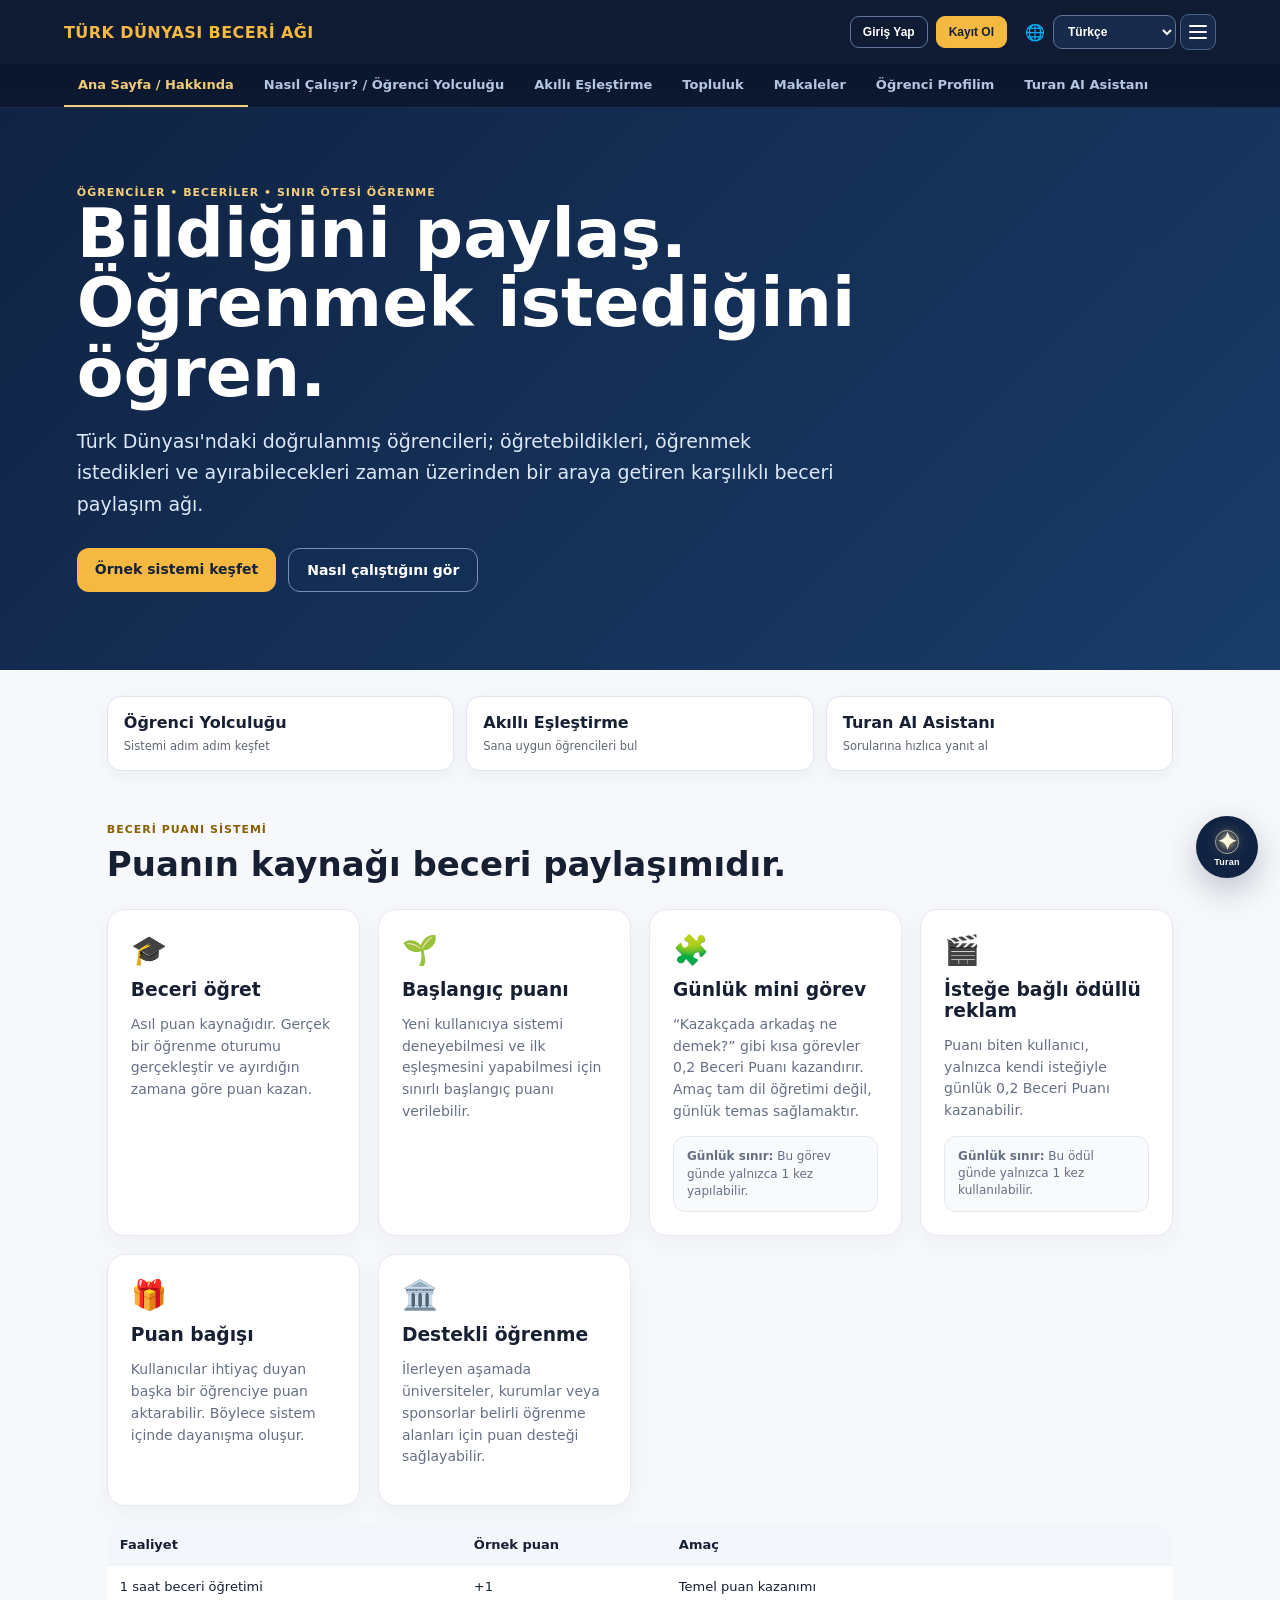
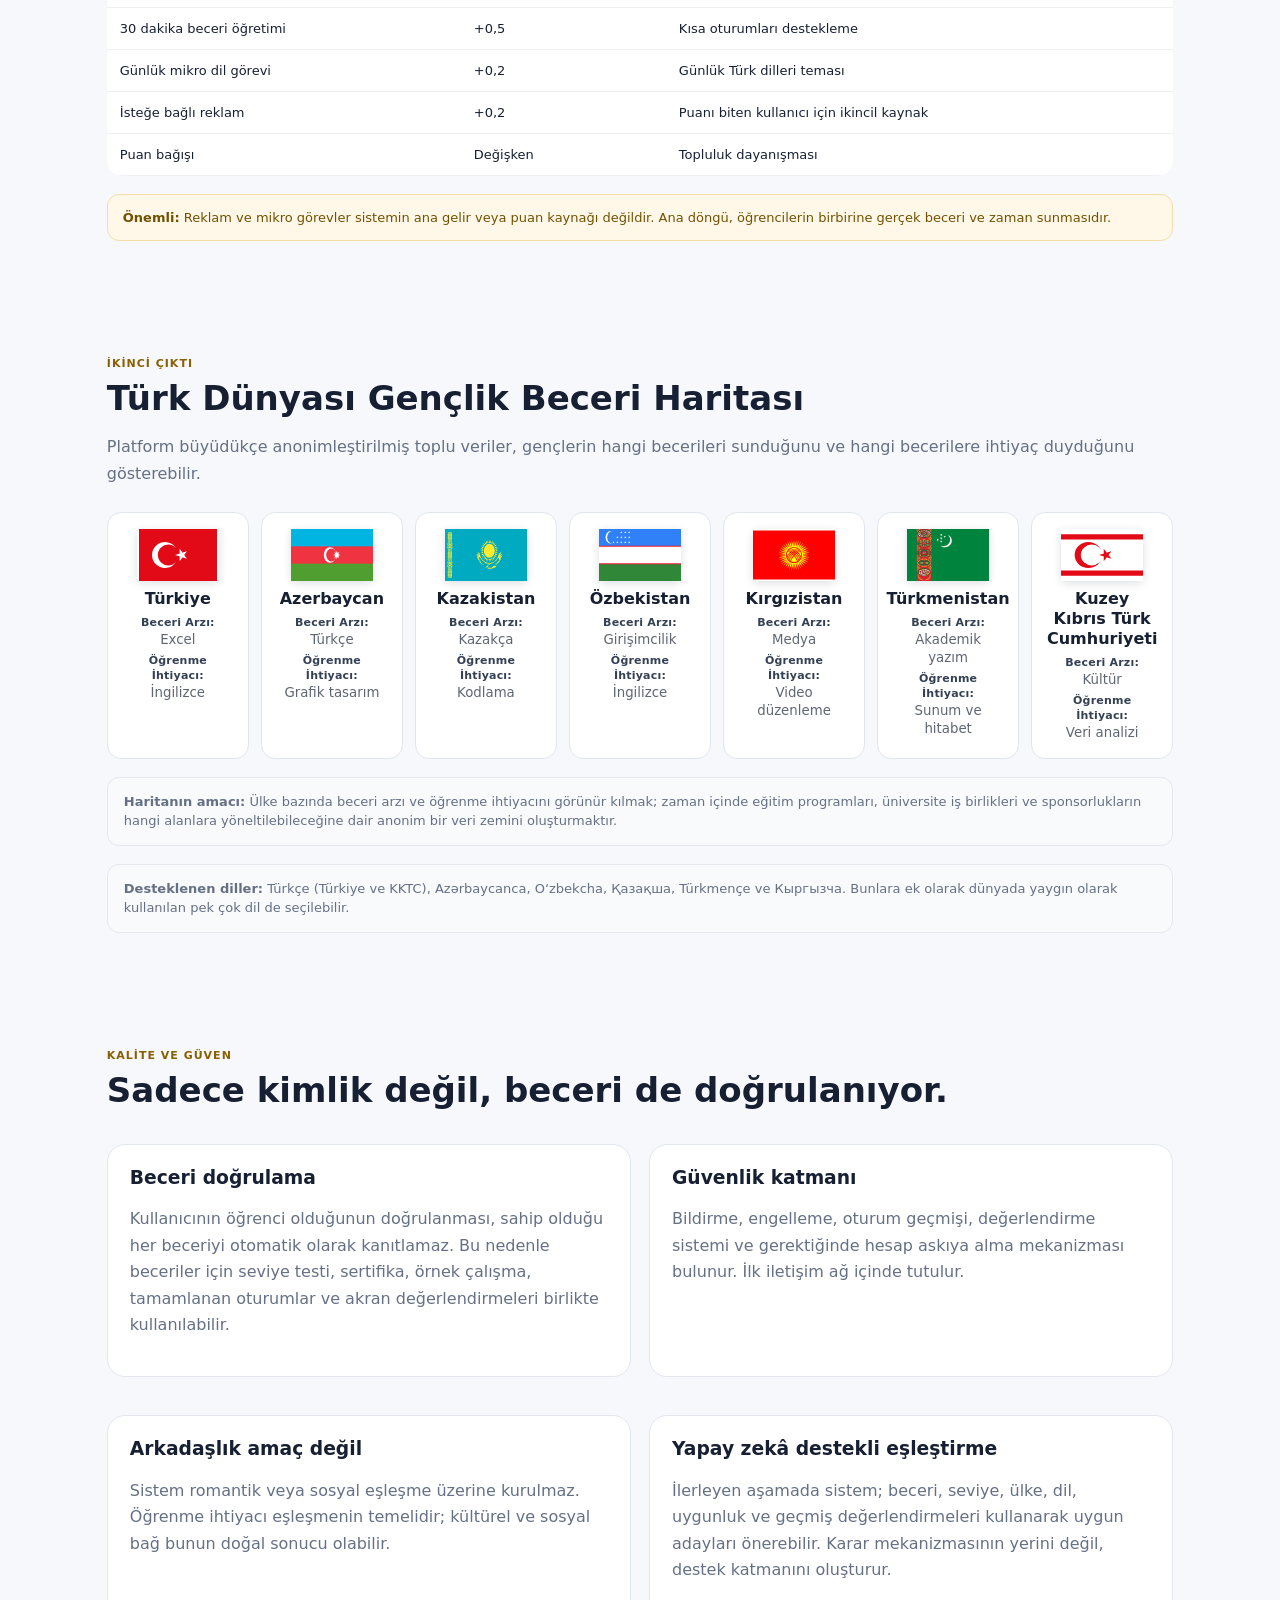
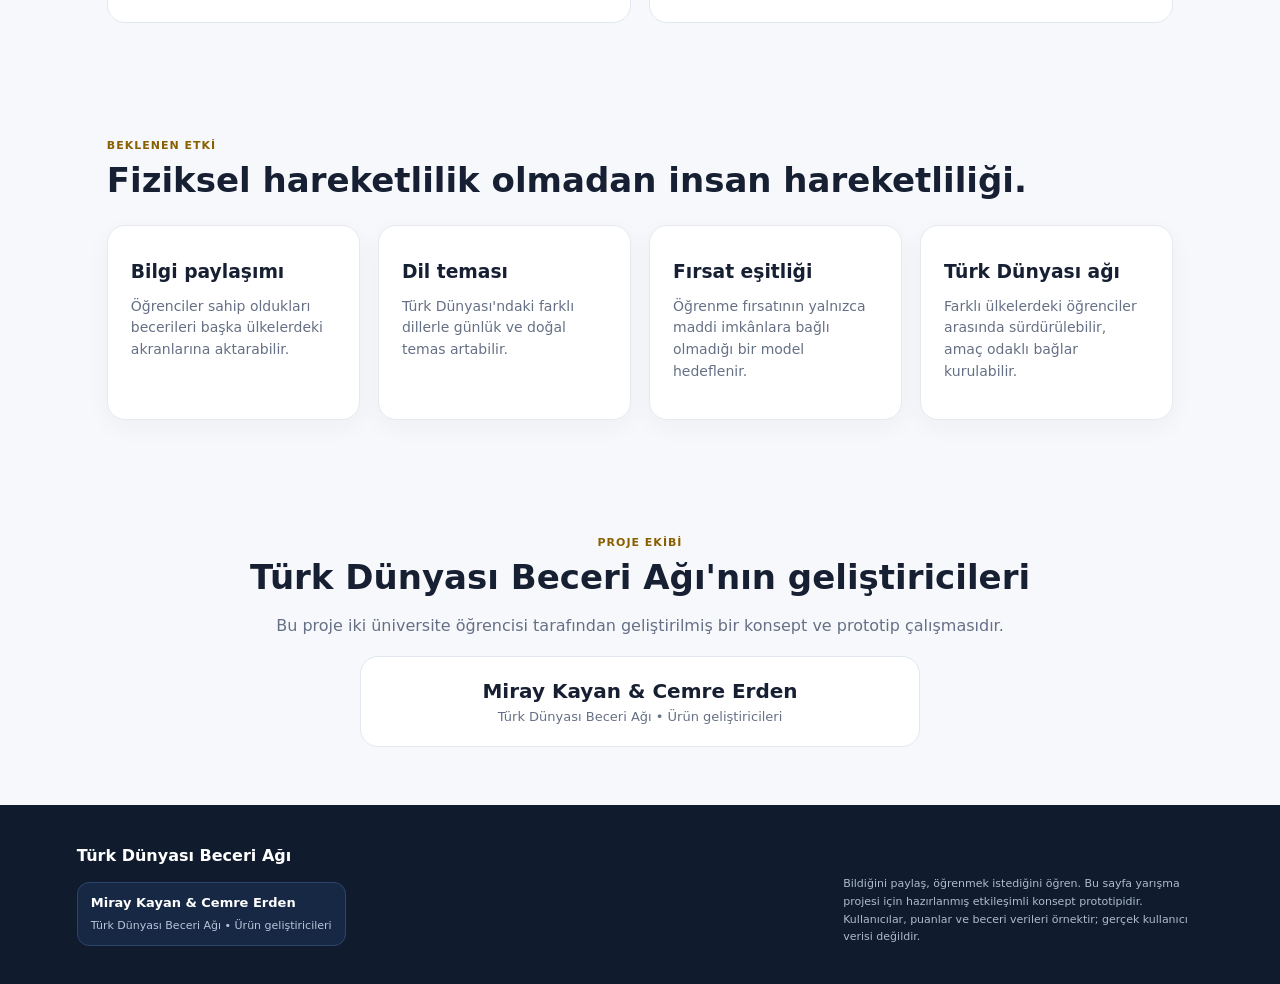
<file: index.html>
<!DOCTYPE html>

<html lang="tr">
<head>
<meta charset="utf-8"/>
<meta content="width=device-width, initial-scale=1" name="viewport"/>
<title>Türk Dünyası Beceri Ağı</title>
<meta name="description" content="Türk dünyası öğrencileri için karşılıklı beceri paylaşım ağı. Doğrulanmış öğrenciler arasında para yerine zaman ve bilgi takası yapın, birbirinizden öğrenin."/>
<meta property="og:type" content="website"/>
<meta property="og:title" content="Türk Dünyası Beceri Ağı"/>
<meta property="og:description" content="Doğrulanmış öğrenciler arasında para yerine zaman ve bilgi takası yapan, Türk dünyasını birbirine bağlayan beceri paylaşım ağı."/>
<meta property="og:image" content="https://suulliish.github.io/turk-beceri-agi/assets/og-image.jpg"/>
<meta property="og:image:width" content="1200"/>
<meta property="og:image:height" content="630"/>
<meta property="og:url" content="https://suulliish.github.io/turk-beceri-agi/"/>
<meta property="og:locale" content="tr_TR"/>
<meta property="og:site_name" content="Türk Dünyası Beceri Ağı"/>
<meta name="twitter:card" content="summary_large_image"/>
<meta name="twitter:title" content="Türk Dünyası Beceri Ağı"/>
<meta name="twitter:description" content="Doğrulanmış öğrenciler arasında para yerine zaman ve bilgi takası yapan, Türk dünyasını birbirine bağlayan beceri paylaşım ağı."/>
<meta name="twitter:image" content="https://suulliish.github.io/turk-beceri-agi/assets/og-image.jpg"/>
<meta name="theme-color" content="#0e1b33"/>
<link rel="canonical" href="https://suulliish.github.io/turk-beceri-agi/"/>
<link rel="icon" type="image/svg+xml" href="assets/favicon.svg"/>
<link rel="apple-touch-icon" href="assets/apple-touch-icon.png"/>
<link rel="stylesheet" href="assets/css/01-base.css?v=c672d4037a"/>
<link rel="stylesheet" href="assets/css/02-components.css?v=c672d4037a"/>
<link rel="stylesheet" href="assets/css/03-forms.css?v=c672d4037a"/>
<link rel="stylesheet" href="assets/css/04-assistant.css?v=c672d4037a"/>
<link rel="stylesheet" href="assets/css/05-responsive.css?v=c672d4037a"/>
<link rel="stylesheet" href="assets/css/06-features.css?v=c672d4037a"/>
<link rel="stylesheet" href="assets/css/07-tabs.css?v=c672d4037a"/>


</head>
<body>
<a class="skip-link" href="#main" data-i18n="skipToContent">İçeriğe geç</a>
<header><div class="logo"><span data-i18n="logoLead">TÜRK DÜNYASI</span> <span data-i18n="logoTail">BECERİ AĞI</span></div><div style="display:flex;align-items:center"><nav><a href="#nasil" data-i18n="navHowItWorks">Nasıl Çalışır?</a><a href="#profil" data-i18n="navSampleProfile">Örnek Profil</a><a href="#eslesme" data-i18n="navMatching">Eşleşme</a><a href="#topluluk" data-i18n="navCommunity">Topluluk</a><a href="#makaleler" data-i18n="navArticles">Makaleler</a><a href="#ai" id="navTuranLink" data-i18n="navTuran">Turan AI</a><a href="#harita" data-i18n="navSkillMap">Beceri Haritası</a><a href="#yol" data-i18n="navRoadmap">Yol Haritası</a></nav><div class="auth-actions"><button class="auth-btn" onclick="openAuth('login')" type="button" data-i18n="Giriş Yap">Giriş Yap</button><button class="auth-btn register" onclick="openAuth('register')" type="button" data-i18n="Kayıt Ol">Kayıt Ol</button></div><div class="lang-wrap"><span aria-hidden="true">🌐</span><select aria-label="Dil seçimi" class="lang-select" id="languageSelect"><option value="tr">Türkçe</option><option value="az">Azərbaycanca</option><option value="uz">O‘zbekcha</option><option value="kk">Қазақша</option><option value="tk">Türkmençe</option><option value="ky">Кыргызча</option><option value="en">English</option></select></div><button class="mobile-menu-btn" id="mobileMenuBtn" onclick="toggleMobileMenu()" aria-label="Menü" aria-expanded="false" type="button"><span class="hamburger-line"></span><span class="hamburger-line"></span><span class="hamburger-line"></span></button></div></header>
<div class="mobile-drawer-backdrop" id="mobileDrawerBackdrop" onclick="closeMobileMenu()" aria-hidden="true"></div>
<aside aria-hidden="true" class="mobile-drawer" id="mobileDrawer" aria-label="Mobil Menü">
  <div class="mobile-drawer-head">
    <div class="logo"><span data-i18n="logoLead">TÜRK DÜNYASI</span> <span data-i18n="logoTail">BECERİ AĞI</span></div>
    <button class="mobile-drawer-close" id="mobileDrawerClose" onclick="closeMobileMenu()" aria-label="Kapat" type="button">✕</button>
  </div>
  <div class="mobile-drawer-auth">
    <button class="auth-btn mobile-auth-btn" onclick="closeMobileMenu();openAuth('login')" type="button" data-i18n="Giriş Yap">Giriş Yap</button>
    <button class="auth-btn register mobile-auth-btn" onclick="closeMobileMenu();openAuth('register')" type="button" data-i18n="Kayıt Ol">Kayıt Ol</button>
  </div>
  <nav class="mobile-drawer-nav">
    <a href="#nasil" class="mobile-nav-item" onclick="closeMobileMenu()"><span class="m-icon">💡</span> <span data-i18n="navHowItWorks">Nasıl Çalışır?</span></a>
    <a href="#profil" class="mobile-nav-item" onclick="closeMobileMenu()"><span class="m-icon">👤</span> <span data-i18n="navSampleProfile">Örnek Profil</span></a>
    <a href="#eslesme" class="mobile-nav-item" onclick="closeMobileMenu()"><span class="m-icon">🤝</span> <span data-i18n="navMatching">Eşleşme</span></a>
    <a href="#topluluk" class="mobile-nav-item" onclick="closeMobileMenu()"><span class="m-icon">🌐</span> <span data-i18n="navCommunity">Topluluk</span></a>
    <a href="#makaleler" class="mobile-nav-item" onclick="closeMobileMenu()"><span class="m-icon">📝</span> <span data-i18n="navArticles">Makaleler</span></a>
    <a href="#ai" id="mobileNavTuranLink" class="mobile-nav-item mobile-nav-turan" onclick="event.preventDefault();closeMobileMenu();window.openTuran();"><span class="m-icon">✨</span> <span data-i18n="navTuran">Turan AI</span></a>
    <a href="#harita" class="mobile-nav-item" onclick="closeMobileMenu()"><span class="m-icon">🗺️</span> <span data-i18n="navSkillMap">Beceri Haritası</span></a>
    <a href="#yol" class="mobile-nav-item" onclick="closeMobileMenu()"><span class="m-icon">🚀</span> <span data-i18n="navRoadmap">Yol Haritası</span></a>
  </nav>
  <div class="mobile-drawer-footer">
    <div class="mobile-drawer-hint" data-i18n="footerNote">Öğrenciler arası güvenli ve adil beceri takası.</div>
  </div>
</aside>
<div class="hero" id="main" tabindex="-1">
<div class="eyebrow" style="color:#f5cf79">Öğrenciler • Beceriler • Sınır ötesi öğrenme</div>
<h1>Bildiğini paylaş.<br/>Öğrenmek istediğini öğren.</h1>
<p>Türk Dünyası'ndaki doğrulanmış öğrencileri; öğretebildikleri, öğrenmek istedikleri ve ayırabilecekleri zaman üzerinden bir araya getiren karşılıklı beceri paylaşım ağı.</p>
<div class="buttons"><a class="btn primary" href="#profil" data-i18n="Örnek sistemi keşfet">Örnek sistemi keşfet</a><a class="btn secondary" href="#nasil" data-i18n="Nasıl çalıştığını gör">Nasıl çalıştığını gör</a></div>
</div><section id="nasil">
<div class="eyebrow">Temel fikir</div><h2>Para değil, zaman ve bilgi değişiyor.</h2>
<p class="muted">Bir öğrenci bildiği bir beceriyi başka bir öğrenciye öğreterek Beceri Puanı kazanır. Kazandığı puanı, Türk Dünyası'nın başka bir ülkesindeki doğrulanmış bir öğrenciden öğrenmek için kullanabilir.</p>
<div class="cards">
<div class="card"><div class="icon">🪪</div><h3>Doğrulanmış topluluk</h3><p>Öğrenci kimliği veya üniversite bilgisi doğrulanır. Gerçek kişi ve öğrenci olma durumu için güven katmanı oluşturulur.</p></div>
<div class="card"><div class="icon">⏱️</div><h3>Zaman temelli puan</h3><p>1 saatlik beceri paylaşımı = 1 Beceri Puanı. 30 dakikalık paylaşım = 0,5 puan gibi süreye dayalı bir sistem kullanılır.</p></div>
<div class="card"><div class="icon">🤝</div><h3>Beceri eşleştirme</h3><p>Öğretmek istediğin ve öğrenmek istediğin beceriler ülke, seviye ve uygunluk durumuna göre eşleştirilir.</p></div>
<div class="card"><div class="icon">🗣️</div><h3>Mikro dil öğrenimi</h3><p>Her gün kısa ve isteğe bağlı sorularla farklı Türk dillerinden kelime ve ifadeler öğrenilir.</p></div>
<div class="card"><div class="icon">🛡️</div><h3>Güvenli iletişim</h3><p>İlk iletişim ağ içinde gerçekleşir. Telefon ve adres gibi kişisel bilgiler herkese açık tutulmaz; bildirme ve engelleme seçenekleri bulunur.</p></div>
<div class="card"><div class="icon">📊</div><h3>Gençlik beceri haritası</h3><p>Toplu ve anonim verilerle hangi ülkede hangi becerilerin sunulduğu ve hangi becerilere ihtiyaç duyulduğu görülebilir.</p></div>
</div>
<div class="flow"><h3>Bir öğrencinin yolculuğu</h3><div class="flowline"><div class="bubble">1. Öğrenci doğrulanır</div><div class="bubble">2. Beceri ekler</div><div class="bubble">3. Eşleşir ve öğretir</div><div class="bubble">4. Beceri Puanı kazanır</div><div class="bubble">5. Başka ülkeden öğrenir</div><div class="bubble">6. Değerlendirme bırakır</div></div></div>
</section><section id="puan">
<div class="eyebrow">Beceri Puanı sistemi</div><h2>Puanın kaynağı beceri paylaşımıdır.</h2>
<div class="cards">
<div class="card"><div class="icon">🎓</div><h3>Beceri öğret</h3><p>Asıl puan kaynağıdır. Gerçek bir öğrenme oturumu gerçekleştir ve ayırdığın zamana göre puan kazan.</p></div>
<div class="card"><div class="icon">🌱</div><h3>Başlangıç puanı</h3><p>Yeni kullanıcıya sistemi deneyebilmesi ve ilk eşleşmesini yapabilmesi için sınırlı başlangıç puanı verilebilir.</p></div>
<div class="card"><div class="icon">🧩</div><h3>Günlük mini görev</h3><p>“Kazakçada arkadaş ne demek?” gibi kısa görevler 0,2 Beceri Puanı kazandırır. Amaç tam dil öğretimi değil, günlük temas sağlamaktır.</p><div class="daily-note"><strong>Günlük sınır:</strong> Bu görev günde yalnızca 1 kez yapılabilir.</div></div>
<div class="card"><div class="icon">🎬</div><h3>İsteğe bağlı ödüllü reklam</h3><p>Puanı biten kullanıcı, yalnızca kendi isteğiyle günlük 0,2 Beceri Puanı kazanabilir.</p><div class="daily-note"><strong>Günlük sınır:</strong> Bu ödül günde yalnızca 1 kez kullanılabilir.</div></div>
<div class="card"><div class="icon">🎁</div><h3>Puan bağışı</h3><p>Kullanıcılar ihtiyaç duyan başka bir öğrenciye puan aktarabilir. Böylece sistem içinde dayanışma oluşur.</p></div>
<div class="card"><div class="icon">🏛️</div><h3>Destekli öğrenme</h3><p>İlerleyen aşamada üniversiteler, kurumlar veya sponsorlar belirli öğrenme alanları için puan desteği sağlayabilir.</p></div>
</div>
<div class="table-wrap"><table class="table"><thead><tr><th>Faaliyet</th><th>Örnek puan</th><th>Amaç</th></tr></thead><tbody>
<tr><td>1 saat beceri öğretimi</td><td>+1</td><td>Temel puan kazanımı</td></tr>
<tr><td>30 dakika beceri öğretimi</td><td>+0,5</td><td>Kısa oturumları destekleme</td></tr>
<tr><td>Günlük mikro dil görevi</td><td>+0,2</td><td>Günlük Türk dilleri teması</td></tr>
<tr><td>İsteğe bağlı reklam</td><td>+0,2</td><td>Puanı biten kullanıcı için ikincil kaynak</td></tr>
<tr><td>Puan bağışı</td><td>Değişken</td><td>Topluluk dayanışması</td></tr>
</tbody></table></div>
<div class="uyari" style="margin-top:18px"><strong>Önemli:</strong> Reklam ve mikro görevler sistemin ana gelir veya puan kaynağı değildir. Ana döngü, öğrencilerin birbirine gerçek beceri ve zaman sunmasıdır.</div>
</section><section class="demo" id="profil">
<div class="eyebrow">Örnek kullanıcı</div><h2>Doğrulanmış öğrenci profili</h2>
<div class="profile">
<div class="panel">
<h3>Aylin Yılmaz <span aria-label="Türkiye bayrağı" class="mini-flag"><img alt="Türkiye bayrağı" loading="lazy" referrerpolicy="no-referrer" src="assets/flags/Flag_of_Turkey.svg"/></span></h3><p class="muted">Ekonomi öğrencisi • Doğrulanmış öğrenci ✓</p>
<h4>Öğretebileceği beceriler</h4><span class="tag">Excel</span><span class="tag">Ekonomi</span><span class="tag">Türkçe</span><span class="tag">Sunum</span>
<h4>Öğrenmek istedikleri</h4><span class="tag">Kazakça</span><span class="tag">Python</span><span class="tag">Grafik Tasarım</span>
<h4>Beceri seviyeleri</h4><span class="etiket">Excel • İleri</span><span class="etiket">Ekonomi • Orta-İleri</span><span class="etiket">Türkçe • İleri</span>
<div class="notice">Beceri doğrulaması; sertifika, seviye testi, örnek çalışma, oturum geçmişi ve öğrenci değerlendirmeleri gibi birden fazla sinyalle güçlendirilebilir.</div>
</div>
<div class="panel">
<div class="muted">Mevcut Beceri Puanı</div><div class="puan">2,5</div>
<p class="muted">1 saat beceri öğret → <span class="yesil">+1 puan</span></p>
<div class="bar"><i></i></div><p class="muted">Bir sonraki öğrenme oturumu için yeterli puan biriktiriliyor.</p>
<button class="btn primary" onclick="window.showToast(window.TDAI18n.t('exampleMatch'))">Eşleşme ara</button>
<button class="btn secondary" onclick="window.showToast(window.TDAI18n.t('exampleDonate'))" style="background:#102343;margin-left:6px">Puan bağışla</button>
</div>
</div>
</section><section class="feature-section" id="eslesme">
<div class="eyebrow" data-i18n="matchEyebrow">Akıllı beceri eşleştirme</div>
<h2 data-i18n="matchTitle">İhtiyacına göre öğrenci bul</h2>
<p class="muted" data-i18n="matchIntro">Filtreleri kullanabilir veya otomatik eşleştirmeyi açabilirsin. Skor; beceri uyumu, dil, ülke, seviye ve uygunluk sinyallerinden hesaplanır.</p>
<div class="feature-toolbar">
<div class="form-field search-field"><label data-i18n="searchLabel" for="matchSearch">Arama motoru / kelime ile ara</label><input autocomplete="off" data-i18n-placeholder="searchPlaceholder" id="matchSearch" placeholder="Beceri, dil, ülke veya öğrenci adı ara…" type="search"/></div>
<div class="form-field"><label data-i18n="teachSkill" for="matchTeach">Öğretmek istediği beceri</label><select id="matchTeach"><option data-i18n="anyOption" value="">Farketmez</option></select></div>
<div class="form-field"><label data-i18n="learnSkill" for="matchLearn">Öğrenmek istediği beceri</label><select id="matchLearn"><option data-i18n="anyOption" value="">Farketmez</option></select></div>
<div class="form-field"><label data-i18n="countryFilter" for="matchCountry">Ülke</label><select id="matchCountry"><option data-i18n="allCountries" value="">Tüm ülkeler</option></select></div>
<div class="form-field"><label data-i18n="languageFilter" for="matchLanguage">Dil</label><select id="matchLanguage"><option data-i18n="anyOption" value="">Farketmez</option></select></div>
<div class="form-field"><label data-i18n="levelFilter" for="matchLevel">Seviye</label><select id="matchLevel"><option data-i18n="anyOption" value="">Farketmez</option><option data-i18n="beginner" value="Başlangıç">Başlangıç</option><option data-i18n="intermediate" value="Orta">Orta</option><option data-i18n="advanced" value="İleri">İleri</option></select></div>
<div class="form-field"><label data-i18n="availabilityFilter" for="matchAvailability">Uygunluk</label><select id="matchAvailability"><option data-i18n="anyOption" value="">Farketmez</option><option data-i18n="weekdays" value="Hafta içi">Hafta içi</option><option data-i18n="weekends" value="Hafta sonu">Hafta sonu</option><option data-i18n="evenings" value="Akşam">Akşam</option></select></div>
<div class="form-field"><label data-i18n="matchingMode" for="matchMode">Eşleştirme modu</label><select id="matchMode"><option data-i18n="manualMode" value="manual">Manuel seçim</option><option data-i18n="autoMode" value="auto">Otomatik öneri</option></select></div>
<div class="form-field"><label data-i18n="sortBy" for="matchSort">Sıralama</label><select id="matchSort"><option data-i18n="scoreSort" value="score">Uyum skoruna göre</option><option data-i18n="ratingSort" value="rating">Değerlendirmeye göre</option></select></div>
</div>
<div class="filter-actions"><button class="btn primary" data-i18n="findMatches" id="runMatch">Eşleşmeleri bul</button><button class="ghost-btn" data-i18n="clearFilters" id="clearMatch">Filtreleri temizle</button></div>
<div class="feature-note" data-i18n="matchScoreNote">Otomatik skor bir karar vermez; adayları açıklanabilir ölçütlerle sıralayan bir destek mekanizmasıdır.</div>
<div class="match-grid" id="matchResults"></div>
<div class="kutu" id="reviewsBox" style="margin-top:24px">
<h3 data-i18n="reviewsTitle">Değerlendirmeler</h3>
<p class="muted" data-i18n="reviewsIntro">Bir eşleşme sonrası puan ve yorum bırakabilirsin. Aşağıdaki kayıtlar bu tarayıcıdaki prototip verileridir.</p>
<div class="review-list" id="reviewList"></div>
</div>
</section><section class="feature-section" id="topluluk">
<div class="eyebrow" data-i18n="communityEyebrow">Ülke toplulukları</div>
<h2 data-i18n="communityTitle">Destek iste, puanla dayanış</h2>
<p class="muted" data-i18n="communityIntro">Bu alan serbest sohbet forumu değildir. Sıfır puanlı kullanıcılar yapılandırılmış destek talebi oluşturabilir; diğer kullanıcılar puan bağışlayabilir.</p>
<div class="community-rooms-grid" aria-label="Topluluk odaları" data-i18n-aria="roomsAria">
<article class="community-room-card" data-room="Türkiye"><h3>Türkiye <span data-i18n="roomSuffix">Topluluk Odası</span></h3><p data-i18n="roomDesc">Beceri paylaşımı, dil pratiği ve ülke içi dayanışma.</p></article>
<article class="community-room-card" data-room="Azerbaycan"><h3>Azerbaycan <span data-i18n="roomSuffix">Topluluk Odası</span></h3><p data-i18n="roomDesc">Beceri paylaşımı, dil pratiği ve ülke içi dayanışma.</p></article>
<article class="community-room-card" data-room="Kazakistan"><h3>Kazakistan <span data-i18n="roomSuffix">Topluluk Odası</span></h3><p data-i18n="roomDesc">Beceri paylaşımı, dil pratiği ve ülke içi dayanışma.</p></article>
<article class="community-room-card" data-room="Özbekistan"><h3>Özbekistan <span data-i18n="roomSuffix">Topluluk Odası</span></h3><p data-i18n="roomDesc">Beceri paylaşımı, dil pratiği ve ülke içi dayanışma.</p></article>
<article class="community-room-card" data-room="Kırgızistan"><h3>Kırgızistan <span data-i18n="roomSuffix">Topluluk Odası</span></h3><p data-i18n="roomDesc">Beceri paylaşımı, dil pratiği ve ülke içi dayanışma.</p></article>
<article class="community-room-card" data-room="Türkmenistan"><h3>Türkmenistan <span data-i18n="roomSuffix">Topluluk Odası</span></h3><p data-i18n="roomDesc">Beceri paylaşımı, dil pratiği ve ülke içi dayanışma.</p></article>
<article class="community-room-card" data-room="Kuzey Kıbrıs Türk Cumhuriyeti"><h3>Kuzey Kıbrıs Türk Cumhuriyeti <span data-i18n="roomSuffix">Topluluk Odası</span></h3><p data-i18n="roomDesc">Beceri paylaşımı, dil pratiği ve ülke içi dayanışma.</p></article>
</div>
<div class="community-layout">
<div class="panel"><h3 data-i18n="countriesTitle">Ülke toplulukları</h3><div class="country-grid" id="countryCommunities"></div></div>
<div class="panel">
<h3 data-i18n="supportRequests">Destek talepleri</h3>
<div class="limit-box" id="supportLimit"></div>
<div class="request-list" id="supportRequests"></div>
<button class="btn primary" data-i18n="requestOnePoint" id="requestPointBtn" style="margin-top:12px">1 Puan Desteği İste</button>
<div class="donation-panel">
<h4 data-i18n="donationTitle">Arkadaşına puan bağışla</h4>
<p class="muted" data-i18n="donationIntro">Arkadaşının Öğrenci ID'sini girerek ona puan gönderebilirsin. Puanın temel kaynağı beceri paylaşımıdır.</p>
<div class="student-id-badge" id="myStudentId"><span>🪪</span><span data-i18n="myStudentIdLabel">Senin Öğrenci ID'n:</span> <strong id="myStudentIdValue">—</strong></div>
<div class="donation-grid">
<div class="donation-field"><label for="donationRecipientId" data-i18n="recipientIdLabel">Arkadaşının Öğrenci ID'si</label><input id="donationRecipientId" type="text" maxlength="30" placeholder="TDA-XXXXXX" autocomplete="off"></div>
<div class="donation-field"><label for="donationAmount" data-i18n="donationAmountLabel">Bağış miktarı</label><input id="donationAmount" type="number" min="0.5" max="10" step="0.5" value="1"></div>
<button class="btn primary" id="donateByIdBtn" type="button" data-i18n="donateById">Puan gönder</button>
</div>
<div class="donation-status" id="donationStatus" aria-live="polite"></div>
</div>
</div>
</div>
<div class="feature-note backend-note" data-i18n="prototypeBackendNote">Hesaplar, gerçek para/puan transferleri ve çok kullanıcılı topluluk güvenliği için sunucu + veritabanı gerekir. Bu HTML sürümü tarayıcı içi prototip olarak localStorage kullanır; gerçek çok kullanıcılı sistem gibi sunulmaz.</div>
</section><section class="feature-section" id="makaleler">
<div class="eyebrow" data-i18n="articlesEyebrow">Makaleler / Öğrenci Yazıları</div>
<h2 data-i18n="articlesTitle">Öğrencilerin ürettiği içerikleri keşfet</h2>
<p class="muted" data-i18n="articlesIntro">Araştırma, eğitim, kültür ve öğrenci deneyimi yazıları ülke filtresine göre görüntülenir. Filtre yazarın ülkesine göredir; yazının diline göre değildir.</p>
<div class="article-tabs" id="articleTabs"></div>
<div class="article-grid" id="articleGrid"></div>
<div class="kutu" style="margin-top:22px">
<h3 data-i18n="publishArticle">Öğrenci yazısı yayımla</h3>
<p class="muted" data-i18n="articleCountryFromProfile">Yazar ülkesi profilindeki ülkeden alınır; form üzerinden başka bir ülke seçilemez.</p>
<form class="feature-form" id="articleForm">
<label><span data-i18n="articleTitleLabel">Başlık</span><input id="articleTitle" maxlength="140" required=""/></label>
<label><span data-i18n="articleCategoryLabel">Kategori</span><select id="articleCategory"><option data-i18n="catAcademic" value="Akademik">Akademik</option><option data-i18n="catCulture" value="Kültür">Kültür</option><option data-i18n="catEducation" value="Eğitim">Eğitim</option><option data-i18n="catTech" value="Teknoloji">Teknoloji</option><option data-i18n="catStudentExp" value="Öğrenci Deneyimi">Öğrenci Deneyimi</option></select></label>
<label class="full"><span data-i18n="articleBodyLabel">Yazı</span><textarea id="articleBody" minlength="80" required=""></textarea></label>
<div class="full form-actions"><button class="btn primary" data-i18n="publishButton" type="submit">Yayımla</button></div>
</form>
<div class="feature-note" id="articleStatus" style="display:none"></div>
</div>
</section><section id="harita">
<div class="eyebrow">İkinci çıktı</div><h2>Türk Dünyası Gençlik Beceri Haritası</h2>
<p class="muted">Platform büyüdükçe anonimleştirilmiş toplu veriler, gençlerin hangi becerileri sunduğunu ve hangi becerilere ihtiyaç duyduğunu gösterebilir.</p>
<div class="map">
<div class="ülke"><div class="bayrak-svg"><img alt="Türkiye bayrağı" loading="lazy" referrerpolicy="no-referrer" src="assets/flags/Flag_of_Turkey.svg"/></div><b>Türkiye</b><small><span class="harita-etiket">Beceri Arzı:</span> Excel<br><span class="harita-etiket">Öğrenme İhtiyacı:</span> İngilizce</small></div>
<div class="ülke"><div class="bayrak-svg"><img alt="Azerbaycan bayrağı" loading="lazy" referrerpolicy="no-referrer" src="assets/flags/Flag_of_Azerbaijan.svg"/></div><b>Azerbaycan</b><small><span class="harita-etiket">Beceri Arzı:</span> Türkçe<br><span class="harita-etiket">Öğrenme İhtiyacı:</span> Grafik tasarım</small></div>
<div class="ülke"><div class="bayrak-svg"><img alt="Kazakistan bayrağı" loading="lazy" referrerpolicy="no-referrer" src="assets/flags/Flag_of_Kazakhstan.svg"/></div><b>Kazakistan</b><small><span class="harita-etiket">Beceri Arzı:</span> Kazakça<br><span class="harita-etiket">Öğrenme İhtiyacı:</span> Kodlama</small></div>
<div class="ülke"><div class="bayrak-svg"><img alt="Özbekistan bayrağı" loading="lazy" referrerpolicy="no-referrer" src="assets/flags/Flag_of_Uzbekistan.svg"/></div><b>Özbekistan</b><small><span class="harita-etiket">Beceri Arzı:</span> Girişimcilik<br><span class="harita-etiket">Öğrenme İhtiyacı:</span> İngilizce</small></div>
<div class="ülke"><div class="bayrak-svg"><img alt="Kırgızistan bayrağı" loading="lazy" referrerpolicy="no-referrer" src="assets/flags/Flag_of_Kyrgyzstan.svg"/></div><b>Kırgızistan</b><small><span class="harita-etiket">Beceri Arzı:</span> Medya<br><span class="harita-etiket">Öğrenme İhtiyacı:</span> Video düzenleme</small></div>
<div class="ülke"><div class="bayrak-svg"><img alt="Türkmenistan bayrağı" loading="lazy" referrerpolicy="no-referrer" src="assets/flags/Flag_of_Turkmenistan.svg"/></div><b>Türkmenistan</b><small><span class="harita-etiket">Beceri Arzı:</span> Akademik yazım<br><span class="harita-etiket">Öğrenme İhtiyacı:</span> Sunum ve hitabet</small></div>
<div class="ülke"><div class="bayrak-svg"><img alt="Kuzey Kıbrıs Türk Cumhuriyeti bayrağı" loading="lazy" referrerpolicy="no-referrer" src="assets/flags/Flag_of_the_Turkish_Republic_of_Northern_Cyprus.svg"/></div><b>Kuzey Kıbrıs Türk Cumhuriyeti</b><small><span class="harita-etiket">Beceri Arzı:</span> Kültür<br><span class="harita-etiket">Öğrenme İhtiyacı:</span> Veri analizi</small></div>
</div>
<div class="harita-notu"><strong>Haritanın amacı:</strong> Ülke bazında beceri arzı ve öğrenme ihtiyacını görünür kılmak; zaman içinde eğitim programları, üniversite iş birlikleri ve sponsorlukların hangi alanlara yöneltilebileceğine dair anonim bir veri zemini oluşturmaktır.</div>
<div class="harita-notu"><strong>Desteklenen diller:</strong> Türkçe (Türkiye ve KKTC), Azərbaycanca, O‘zbekcha, Қазақша, Türkmençe ve Кыргызча. Bunlara ek olarak dünyada yaygın olarak kullanılan pek çok dil de seçilebilir.</div>
</section><section>
<div class="eyebrow">Kalite ve güven</div><h2>Sadece kimlik değil, beceri de doğrulanıyor.</h2>
<div class="grid2">
<div class="kutu"><h3>Beceri doğrulama</h3><p class="muted">Kullanıcının öğrenci olduğunun doğrulanması, sahip olduğu her beceriyi otomatik olarak kanıtlamaz. Bu nedenle beceriler için seviye testi, sertifika, örnek çalışma, tamamlanan oturumlar ve akran değerlendirmeleri birlikte kullanılabilir.</p></div>
<div class="kutu"><h3>Güvenlik katmanı</h3><p class="muted">Bildirme, engelleme, oturum geçmişi, değerlendirme sistemi ve gerektiğinde hesap askıya alma mekanizması bulunur. İlk iletişim ağ içinde tutulur.</p></div>
<div class="kutu"><h3>Arkadaşlık amaç değil</h3><p class="muted">Sistem romantik veya sosyal eşleşme üzerine kurulmaz. Öğrenme ihtiyacı eşleşmenin temelidir; kültürel ve sosyal bağ bunun doğal sonucu olabilir.</p></div>
<div class="kutu"><h3>Yapay zekâ destekli eşleştirme</h3><p class="muted">İlerleyen aşamada sistem; beceri, seviye, ülke, dil, uygunluk ve geçmiş değerlendirmeleri kullanarak uygun adayları önerebilir. Karar mekanizmasının yerini değil, destek katmanını oluşturur.</p></div>
</div>
</section><section>
<div class="eyebrow">Beklenen etki</div><h2>Fiziksel hareketlilik olmadan insan hareketliliği.</h2>
<div class="cards">
<div class="card"><h3>Bilgi paylaşımı</h3><p>Öğrenciler sahip oldukları becerileri başka ülkelerdeki akranlarına aktarabilir.</p></div>
<div class="card"><h3>Dil teması</h3><p>Türk Dünyası'ndaki farklı dillerle günlük ve doğal temas artabilir.</p></div>
<div class="card"><h3>Fırsat eşitliği</h3><p>Öğrenme fırsatının yalnızca maddi imkânlara bağlı olmadığı bir model hedeflenir.</p></div>
<div class="card"><h3>Türk Dünyası ağı</h3><p>Farklı ülkelerdeki öğrenciler arasında sürdürülebilir, amaç odaklı bağlar kurulabilir.</p></div>
</div>
</section><section id="yol">
<div class="eyebrow">Uygulanabilirlik</div><h2>Aşamalı büyüme planı</h2>
<div class="timeline">
<div><strong>1. Aşama — Prototip</strong><span class="muted">Türkiye, Azerbaycan ve Kazakistan ile sınırlı bir pilot; öğrenci doğrulama, beceri profili, puan sistemi ve temel eşleştirme.</span></div>
<div><strong>2. Aşama — Pilot ağ</strong><span class="muted">Gerçek kullanıcılarla küçük ölçekli deneme; oturum kalitesi, puan dengesi ve güvenlik mekanizmalarının test edilmesi.</span></div>
<div><strong>3. Aşama — Yedi ülkeye genişleme</strong><span class="muted">Özbekistan, Kırgızistan, Türkmenistan ve Kuzey Kıbrıs Türk Cumhuriyeti'nin dahil edilmesi; ülke bazlı beceri haritasının oluşturulması.</span></div>
<div><strong>4. Aşama — Kurumsal iş birlikleri</strong><span class="muted">Üniversiteler, öğrenci toplulukları ve uygun kurumlarla doğrulama, sponsorluk ve destekli öğrenme modellerinin geliştirilmesi.</span></div>
<div><strong>5. Aşama — Akıllı eşleştirme</strong><span class="muted">Yeterli veri oluştuğunda yapay zekâ destekli öneri sistemi ve daha gelişmiş beceri doğrulama katmanlarının eklenmesi.</span></div>
</div>
</section><section id="ekip">
<div class="eyebrow">Proje ekibi</div><h2>Türk Dünyası Beceri Ağı'nın geliştiricileri</h2>
<p class="muted">Bu proje iki üniversite öğrencisi tarafından geliştirilmiş bir konsept ve prototip çalışmasıdır.</p>
<div class="team"><div class="team-card team-card-combined"><strong>Miray Kayan &amp; Cemre Erden</strong><div class="team-role" data-i18n="developerRoleCombined">Türk Dünyası Beceri Ağı • Ürün geliştiricileri</div></div></div>
</section>
<!-- ===== v5 FEATURES ===== -->












<div aria-hidden="true" aria-modal="true" class="modal-backdrop" id="authBackdrop" role="dialog">
<div class="modal">
<div class="modal-head"><h2 id="authTitle">Kayıt Ol</h2><button aria-label="Kapat" class="close-btn" onclick="closeAuth()" type="button">×</button></div>
<div id="registerPanel">
<form id="registerForm">
<div class="form-grid">
<div class="form-field"><label for="regFirst" data-i18n="İsim">İsim</label><input autocomplete="given-name" id="regFirst" name="firstName" required="" type="text"/></div>
<div class="form-field"><label for="regLast" data-i18n="Soyisim">Soyisim</label><input autocomplete="family-name" id="regLast" name="lastName" required="" type="text"/></div>
<div class="form-field"><label for="regMail" data-i18n="Öğrenci maili">Öğrenci maili</label><input autocomplete="email" id="regMail" name="email" placeholder="ornek@universite.edu.tr" required="" type="email"/></div>
<div class="form-field"><label for="regCountry" data-i18n="Yaşadığın ülke">Yaşadığın ülke</label><select id="regCountry" name="country" required=""><option value="" data-i18n="Ülke seç">Ülke seç</option><option>Türkiye</option><option>Azerbaycan</option><option>Özbekistan</option><option>Kazakistan</option><option>Kuzey Kıbrıs Türk Cumhuriyeti</option><option>Türkmenistan</option><option>Kırgızistan</option></select></div>
<div class="form-field full"><label for="regNative" data-i18n="Ana dilin">Ana dilin</label><select id="regNative" name="nativeLanguage" required=""><option value="" data-i18n="Dil seç">Dil seç</option><option>Türkçe</option><option>Azərbaycanca</option><option>O‘zbekcha</option><option>Қазақша</option><option>Türkmençe</option><option>Кыргызча</option></select></div>
<div class="form-field full"><label data-i18n="Öğrenmek istediklerin">Öğrenmek istediklerin</label><div class="skill-picker" data-picker="learning"><div aria-expanded="false" class="skill-picker-head" role="button" tabindex="0"><strong data-i18n="Seçeneklerden seç">Seçeneklerden seç</strong><span class="skill-chevron">⌄</span></div><div class="skill-picker-body"><div class="skill-tabs"><button class="skill-tab active" data-category="languages" data-i18n="Diller" type="button">Diller</button><button class="skill-tab" data-category="skills" data-i18n="Beceriler" type="button">Beceriler</button><button class="skill-tab" data-category="other" data-i18n="Diğer" type="button">Diğer</button></div><div class="skill-search"><input autocomplete="off" data-skill-search="" data-i18n-placeholder="skillSearchPlaceholder" placeholder="Dil veya beceri ara..." type="search"/></div><div class="skill-count" data-skill-count=""></div><div class="skill-list" data-list=""></div><div class="skill-hint">Yaygın ve uluslararası kullanılan diller listelenir. Aradığın dil yoksa “Diğer” seçeneğini kullanabilirsin.</div><div class="skill-other"><input data-other-input="" data-i18n-placeholder="skillOtherPlaceholder" placeholder="Buraya kendi seçeneğini yaz..." type="text"/><button class="btn primary" data-other-add="" data-i18n="Ekle" type="button">Ekle</button></div><div class="skill-selected" data-selected=""></div><div class="skill-hint">Birden fazla seçenek seçebilirsin. Listede olmayan bir şey için “Diğer” seçeneğini kullanabilirsin.</div></div></div><input id="regLearn" name="learning" type="hidden"/></div>
<div class="form-field full"><label data-i18n="Öğretebileceklerin">Öğretebileceklerin</label><div class="skill-picker" data-picker="teaching"><div aria-expanded="false" class="skill-picker-head" role="button" tabindex="0"><strong>Seçeneklerden seç</strong><span class="skill-chevron">⌄</span></div><div class="skill-picker-body"><div class="skill-tabs"><button class="skill-tab active" data-category="languages" type="button">Diller</button><button class="skill-tab" data-category="skills" type="button">Beceriler</button><button class="skill-tab" data-category="other" type="button">Diğer</button></div><div class="skill-search"><input autocomplete="off" data-skill-search="" placeholder="Dil veya beceri ara..." type="search"/></div><div class="skill-count" data-skill-count=""></div><div class="skill-list" data-list=""></div><div class="skill-hint">Yaygın ve uluslararası kullanılan diller listelenir. Aradığın dil yoksa “Diğer” seçeneğini kullanabilirsin.</div><div class="skill-other"><input data-other-input="" placeholder="Buraya kendi seçeneğini yaz..." type="text"/><button class="btn primary" data-other-add="" type="button">Ekle</button></div><div class="skill-selected" data-selected=""></div><div class="skill-hint">Birden fazla seçenek seçebilirsin. Listede olmayan bir şey için “Diğer” seçeneğini kullanabilirsin.</div></div></div><input id="regTeach" name="teaching" type="hidden"/></div>
<div class="form-field full certificate-box">
<div class="certificate-head">
<div>
<h4 data-i18n="certificateTitle">İsteğe bağlı sertifika / belge</h4>
<p data-i18n="certificateIntro">Becerilerini veya deneyimini destekleyen bir sertifika, kurs belgesi ya da örnek belge ekleyebilirsin.</p>
</div>
<span aria-hidden="true">📎</span>
</div>
<div class="file-upload">
<input accept=".pdf,.jpg,.jpeg,.png,.webp,.doc,.docx" aria-label="Sertifika dosyası seç" data-i18n-aria="certificateFileAria" id="regCertificate" name="certificate" type="file"/>
<div class="file-meta" id="certificateMeta">
<span class="file-badge">✓</span><span id="certificateMetaText"></span>
</div>
</div>
<div class="certificate-note" data-i18n="certificateNote">Bu alan zorunlu değildir. Prototipte belge yalnızca bu tarayıcıda örnek olarak saklanır; gerçek sistemde güvenli dosya depolama ve erişim yetkilendirmesi gerekir.</div>
</div>
<div class="form-field"><label for="regPass" data-i18n="Şifre">Şifre</label><input autocomplete="new-password" id="regPass" minlength="6" name="password" required="" type="password"/></div>
<div class="form-field"><label for="regPass2" data-i18n="Şifre tekrar">Şifre tekrar</label><input autocomplete="new-password" id="regPass2" minlength="6" name="password2" required="" type="password"/></div>
</div>
<div class="form-note" data-i18n="authPrototypeNote">Bu prototipte kayıt bilgileri yalnızca bu tarayıcıdaki localStorage alanında örnek olarak tutulur. Gerçek öğrenci doğrulaması ve güvenli sunucu altyapısı sonraki aşamada kurulacaktır.</div>
<div class="auth-status" id="registerStatus"></div>
<div class="form-actions"><button class="btn secondary" onclick="closeAuth()" style="background:#102343" type="button" data-i18n="Vazgeç">Vazgeç</button><button class="btn primary" type="submit" data-i18n="Kayıt Ol">Kayıt Ol</button></div>
</form>
</div>
<div id="loginPanel" style="display:none">
<form id="loginForm">
<div class="form-field"><label for="loginMail" data-i18n="Öğrenci maili">Öğrenci maili</label><input autocomplete="email" id="loginMail" name="email" required="" type="email"/></div>
<div class="form-field" style="margin-top:14px"><label for="loginPass" data-i18n="Şifre">Şifre</label><input autocomplete="current-password" id="loginPass" name="password" required="" type="password"/></div>
<div class="auth-status" id="loginStatus"></div>
<div class="form-actions"><button class="btn secondary" onclick="closeAuth()" style="background:#102343" type="button" data-i18n="Vazgeç">Vazgeç</button><button class="btn primary" type="submit" data-i18n="Giriş Yap">Giriş Yap</button></div>
</form>
</div>
</div>
</div>

<div aria-hidden="true" class="turan-panel" id="turanPanel">
<div class="turan-head"><div class="turan-head-main"><div class="turan-avatar"><span class="turan-avatar-star">✦</span></div><div><strong data-i18n="turanName">Turan</strong><small data-i18n="turanGreeting">Türk Dünyası Beceri Ağı asistanı • Buradayım.</small></div><span aria-hidden="true" class="turan-status">●</span></div><button class="turan-close" id="turanClose" type="button">×</button></div>
<div class="turan-tabs"><button class="turan-tab active" data-i18n="turanTabAI" data-turan-tab="assistant" type="button">Yapay zekâ desteği</button><button class="turan-tab" data-i18n="turanTabDetector" data-turan-tab="detector" type="button">Yapay zekâ dedektörü</button></div>
<div class="turan-pane active" id="turanAssistantPane"><div class="turan-chat" id="turanMessages"></div><div class="turan-input"><input data-i18n-placeholder="turanPlaceholder" id="turanInput" placeholder="Turan’a bir şey sor…"/><button data-i18n="turanSend" id="turanSend" type="button">Gönder</button></div></div>
<div class="turan-pane" id="turanDetectorPane"><div class="turan-detector"><strong data-i18n="detectorTitle">Yapay zekâ dedektörü</strong><p class="muted" data-i18n="detectorIntro" style="font-size:11px;line-height:1.45">Metnini buraya ekle.</p><textarea data-i18n-placeholder="detectorPlaceholder" id="turanDetectorText" placeholder="Metnini buraya yapıştır…"></textarea><div class="turan-detector-actions"><button class="turan-check" data-i18n="detectorCheck" id="turanDetectorRun" type="button">Metni analiz et</button><button class="turan-detector-clear" data-i18n="detectorClear" id="turanDetectorClear" type="button">Temizle</button></div><div class="turan-result" id="turanDetectorResult" style="display:none"></div><div class="turan-disclaimer" data-i18n="detectorDisclaimer">Sonuç yalnızca dilsel örüntü analizidir.</div></div></div>
</div>
<button aria-expanded="false" aria-label="Turan yapay zekâ asistanını aç" class="turan-fab" id="turanFab" type="button" data-i18n-aria="turanFabAria"><span class="turan-orb"><span class="turan-star">✦</span><span class="turan-halo"></span></span><span class="turan-label" data-i18n="turanName">Turan</span></button>
<div aria-hidden="true" aria-modal="true" class="community-modal-backdrop" id="communityModal" role="dialog">
<div class="community-modal">
<div class="community-modal-head"><h2 id="communityModalTitle" data-i18n="roomChatTitle">Sohbet Odası</h2><button aria-label="Kapat" class="community-modal-close" data-i18n-aria="close" id="communityModalClose" type="button">×</button></div>
<div class="community-chat" id="communityChat"><div class="community-message" data-i18n="roomIntro">Bu odada hazır mesajlardan birini seçerek topluluğa katılabilirsin.</div></div>
<div class="community-ready-messages">
<button class="community-ready-message" data-i18n="roomMsg1" type="button">Puanım bitti. Bana destek olur musunuz?</button>
<button class="community-ready-message" data-i18n="roomMsg2" type="button">Herkese selamlar! Pratik yapmak isteyen var mı?</button>
<button class="community-ready-message" data-i18n="roomMsg3" type="button">Yeni bir beceri ekledim, profilime bakabilirsiniz!</button>
</div>
<p class="form-note" data-i18n="roomNote">Bu oda prototip gösterimidir; mesajlar yalnızca bu tarayıcıda görünür ve kaydedilmez.</p>
</div>
</div>
<footer>
<div class="developer-footer">
<div>
<strong style="color:#fff;font-size:16px">Türk Dünyası Beceri Ağı</strong>
<div class="developer-list">
<div class="developer-chip"><strong>Miray Kayan &amp; Cemre Erden</strong><span data-i18n="developerRoleCombined">Türk Dünyası Beceri Ağı • Ürün geliştiricileri</span></div>
</div>
</div>
<div class="footer-project" data-i18n="footerProject">Bildiğini paylaş, öğrenmek istediğini öğren. Bu sayfa yarışma projesi için hazırlanmış etkileşimli konsept prototipidir. Kullanıcılar, puanlar ve beceri verileri örnektir; gerçek kullanıcı verisi değildir.</div>
</div>
</footer>

<div aria-hidden="true" aria-modal="true" class="modal-backdrop" id="reviewModalBackdrop" role="dialog">
<div class="modal" style="max-width:440px">
<div class="modal-head"><h2 id="reviewModalTitle" data-i18n="reviewModalTitle">Değerlendirme bırak</h2><button aria-label="Kapat" class="close-btn" onclick="closeReviewModal()" type="button" data-i18n-aria="close">×</button></div>
<form id="reviewModalForm" style="padding:18px 20px 22px">
<input id="reviewTargetUserId" type="hidden" value=""/>
<div style="margin-bottom:14px"><strong id="reviewTargetUserName" style="font-size:16px;color:#102343"></strong><div id="reviewTargetUserMeta" class="muted" style="font-size:12px;margin-top:2px"></div></div>
<div style="margin-bottom:16px"><label style="display:block;font-weight:700;margin-bottom:6px;font-size:13px" data-i18n="rating">Değerlendirme</label>
<div id="reviewStarRating" style="display:flex;gap:6px;font-size:26px;cursor:pointer;user-select:none">
<span data-star="1" style="color:#f5cf79">★</span>
<span data-star="2" style="color:#f5cf79">★</span>
<span data-star="3" style="color:#f5cf79">★</span>
<span data-star="4" style="color:#f5cf79">★</span>
<span data-star="5" style="color:#f5cf79">★</span>
</div>
<input id="reviewRatingValue" type="hidden" value="5"/>
</div>
<div style="margin-bottom:18px"><label for="reviewModalComment" style="display:block;font-weight:700;margin-bottom:6px;font-size:13px" data-i18n="reviewCommentLabel">Yorum (isteğe bağlı)</label>
<textarea id="reviewModalComment" rows="3" style="width:100%;border:1px solid #d9e0ea;border-radius:10px;padding:10px;font:inherit;box-sizing:border-box" data-i18n-placeholder="reviewsIntro" placeholder="Bir eşleşme sonrası puan ve yorum bırakabilirsin."></textarea></div>
<div class="form-actions" style="display:flex;justify-content:flex-end;gap:8px">
<button class="btn secondary" onclick="closeReviewModal()" style="background:#102343" type="button" data-i18n="cancel">Vazgeç</button>
<button class="btn primary" type="submit" data-i18n="publishButton">Yayımla</button>
</div>
</form>
</div>
</div>
<button aria-label="Yukarı çık" class="back-to-top-btn" data-i18n-aria="backToTop" id="backToTopBtn" type="button">↑</button>
<script defer src="assets/js/01-ui-shell.js?v=c672d4037a"></script>
<script defer src="assets/js/02-i18n-data.js?v=c672d4037a"></script>
<script defer src="assets/js/03-app.js?v=c672d4037a"></script>
<script defer src="assets/js/04-assistant.js?v=c672d4037a"></script>
<script defer src="assets/js/05-ui-motion.js?v=c672d4037a"></script>
<script defer src="assets/js/06-rooms.js?v=c672d4037a"></script>
<script defer src="assets/js/07-tabs.js?v=c672d4037a"></script>
</body></html>
</file>
<file: assets/css/01-base.css>
/* Türk Dünyası Beceri Ağı — temel: sifirlama, tipografi, baslik cubugu, kahraman alani, dugmeler
   Sıra önemlidir: dosyalar index.html icindeki sirayla yuklenir. */
*{box-sizing:border-box}html{scroll-behavior:smooth}body{margin:0;font-family:Inter,system-ui,-apple-system,"Segoe UI",sans-serif;background:#f7f8fb;color:#172033}header{position:sticky;top:0;z-index:10;background:#0e1b33;color:#fff;padding:16px 5%;display:flex;align-items:center;justify-content:space-between;box-shadow:0 5px 20px #0b17301c}.logo{font-weight:850;letter-spacing:.4px}.logo span{color:#f5b942}nav a{color:#dce5f5;text-decoration:none;margin-left:20px;font-size:13px}section{padding:58px 6%;max-width:1220px;margin:auto}.hero{padding:78px 6%;background:linear-gradient(135deg,#102343,#193c69);color:#fff}.hero h1{font-size:clamp(38px,6vw,68px);max-width:850px;line-height:1.02;margin:0 0 18px}.hero p{font-size:19px;max-width:760px;color:#dce8f8;line-height:1.65}.buttons{display:flex;gap:12px;margin-top:28px;flex-wrap:wrap}.btn{border:0;cursor:pointer;padding:13px 18px;border-radius:12px;text-decoration:none;font-weight:750;display:inline-block;font-size:14px}.primary{background:#f5b942;color:#152039}.secondary{border:1px solid #7690b5;color:white;background:transparent}.eyebrow{color:#8a5f00;font-weight:850;text-transform:uppercase;letter-spacing:1px;font-size:11px}h2{font-size:34px;margin:8px 0 14px}.muted{color:#657086;line-height:1.65}
</file>
<file: assets/css/02-components.css>
/* Türk Dünyası Beceri Ağı — bilesenler: kartlar, tablo, harita, notlar, bagis paneli, zaman cizelgesi, alt bilgi
   Sıra önemlidir: dosyalar index.html icindeki sirayla yuklenir. */
.cards{display:grid;grid-template-columns:repeat(auto-fit,minmax(220px,1fr));gap:18px;margin-top:25px}.card{background:white;border:1px solid #e6e9ef;border-radius:18px;padding:23px;box-shadow:0 7px 25px #18233b0b}.icon{font-size:29px}.card h3{margin:12px 0 7px}.card p{color:#667085;line-height:1.55;font-size:14px}.demo{background:#eef3f9}.profile{display:grid;grid-template-columns:1.15fr .85fr;gap:20px}.panel{background:white;border:1px solid #e2e7ef;border-radius:20px;padding:24px}.tag{display:inline-block;background:#edf5ff;color:#245a9b;padding:6px 9px;border-radius:20px;margin:4px;font-size:12px}.puan{font-size:45px;font-weight:850;color:#0e6b54}.bar{height:9px;background:#e8edf3;border-radius:20px;overflow:hidden}.bar i{display:block;height:100%;width:68%;background:#1c8b72}.notice{padding:12px 14px;border-radius:12px;background:#f8fafc;border:1px solid #e3e8ef;margin-top:15px;font-size:13px;color:#667085}.steps{display:grid;grid-template-columns:repeat(5,1fr);gap:12px;margin-top:25px}.step{background:#fff;border:1px solid #e4e8ef;border-radius:16px;padding:18px}.num{display:inline-flex;width:30px;height:30px;border-radius:50%;align-items:center;justify-content:center;background:#102343;color:#fff;font-weight:800;margin-bottom:10px}.flow{background:#fff;border:1px solid #e3e7ee;border-radius:18px;padding:22px;margin-top:22px}.flowline{position:relative;display:flex;flex-direction:column;align-items:stretch;gap:12px;width:100%;margin-top:18px;padding:2px 0 2px 24px}.flowline::before{content:"";position:absolute;top:10px;bottom:10px;left:7px;width:2px;background:linear-gradient(180deg,#f5b942,#d8e0ea);border-radius:999px}.bubble{position:relative;z-index:1;width:100%;min-width:0;margin:0;padding:13px 14px;background:#fff;border:1px solid #e2e7ef;border-radius:13px;text-align:left;font-weight:700;line-height:1.4;overflow-wrap:anywhere;box-shadow:0 5px 16px #18233b0d}.bubble::before{content:"";position:absolute;left:-24px;top:50%;width:10px;height:10px;transform:translateY(-50%);border:3px solid #fff;border-radius:50%;background:#f5b942;box-shadow:0 0 0 1px #e4b03e}.table{width:100%;border-collapse:collapse;margin-top:18px;background:#fff;border-radius:15px;overflow:hidden}.table th,.table td{padding:13px;border-bottom:1px solid #edf0f4;text-align:left;font-size:13px}.table th{background:#f3f6fa}.map{display:grid;grid-template-columns:repeat(7,minmax(115px,1fr));gap:12px;margin-top:25px}.ülke{background:white;border:1px solid #e1e6ee;border-radius:14px;padding:16px;text-align:center;min-height:152px;display:flex;flex-direction:column;align-items:center;justify-content:flex-start}.ülke b{display:block;margin-top:8px;line-height:1.25}.ülke small{display:block;margin-top:7px;color:#5f6673;line-height:1.35}.harita-etiket{display:block;color:#344054;font-weight:800;font-size:11px;letter-spacing:.2px;margin-top:5px}.ülke small .harita-etiket:first-child{margin-top:0}.bayrak{width:82px;height:52px;border-radius:5px;position:relative;overflow:hidden;box-shadow:0 2px 8px #12203726;display:flex;align-items:center;justify-content:center;background:#fff}.bayrak-emoji{font-size:43px;line-height:1;font-family:"Apple Color Emoji","Segoe UI Emoji","Noto Color Emoji",sans-serif}.bayrak-svg{width:82px;height:52px;border-radius:5px;display:block;box-shadow:0 2px 8px #12203726}.bayrak-svg img{width:100%;height:100%;display:block;object-fit:fill}.bayrak-svg svg{width:100%;height:100%;display:block}.mini-flag{display:inline-flex;width:20px;height:13px;vertical-align:-2px;margin-left:4px;border-radius:2px;overflow:hidden;box-shadow:0 1px 3px #12203722}.mini-flag img{width:100%;height:100%;display:block;object-fit:fill}.mini-flag svg{width:100%;height:100%;display:block}.daily-note{margin-top:12px;padding:11px 13px;background:#f8fafc;border:1px solid #e4e9f0;border-radius:12px;color:#667085;font-size:12px;line-height:1.45}.harita-notu{margin-top:18px;padding:14px 16px;background:#f8fafc;border:1px solid #e4e9f0;border-radius:12px;color:#667085;font-size:13px;line-height:1.5}.kutu{background:#fff;border:1px solid #e2e7ef;border-radius:18px;padding:22px;margin-top:20px}.kutu h3{margin-top:0}.grid2{display:grid;grid-template-columns:1fr 1fr;gap:18px}.etiket{display:inline-block;padding:7px 10px;border-radius:10px;background:#f0f5fa;margin:4px;font-size:12px}.yesil{color:#087c60;font-weight:800}.sari{color:#a36b00;font-weight:800}.uyari{background:#fff8e8;border:1px solid #f2dda9;color:#725100;padding:13px 15px;border-radius:12px;font-size:13px;line-height:1.5}.donation-panel{margin-top:18px;padding:18px;border:1px solid #dfe6ef;border-radius:16px;background:linear-gradient(135deg,#f8fbff,#fff)}.donation-panel h4{margin:0 0 7px}.donation-grid{display:grid;grid-template-columns:1.2fr .8fr auto;gap:10px;align-items:end;margin-top:13px}.donation-field{display:flex;flex-direction:column;gap:6px}.donation-field label{font-size:12px;font-weight:800;color:#344054}.donation-field input{width:100%;padding:11px 12px;border:1px solid #d7dee8;border-radius:10px;background:#fff;font:inherit}.student-id-badge{display:inline-flex;align-items:center;gap:7px;margin-top:9px;padding:7px 10px;border-radius:10px;background:#eef5ff;color:#245a9b;font-size:12px;font-weight:800}.donation-status{margin-top:10px;font-size:13px;line-height:1.45}.donation-status.ok{color:#087c60}.donation-status.error{color:#a33b2b}@media(max-width:750px){.donation-grid{grid-template-columns:1fr}}.timeline{border-left:3px solid #d8e0ea;padding-left:20px}.timeline div{margin:0 0 22px}.timeline strong{display:block;margin-bottom:5px}footer{padding:38px 6%;background:#101b2e;color:#aebbd0;font-size:13px;line-height:1.6}@media(max-width:1000px){.map{grid-template-columns:repeat(4,1fr)}.steps{grid-template-columns:repeat(3,1fr)}}@media(max-width:750px){nav{display:none}.profile,.grid2{grid-template-columns:1fr}.hero{padding-top:52px}.steps{grid-template-columns:1fr 1fr}.map{grid-template-columns:repeat(2,1fr)}}
</file>
<file: assets/css/03-forms.css>
/* Türk Dünyası Beceri Ağı — formlar: dil secici, giris/kayit modali, alanlar, ekip, sertifika, beceri secici
   Sıra önemlidir: dosyalar index.html icindeki sirayla yuklenir. */
.lang-wrap{display:flex;align-items:center;gap:8px;margin-left:18px}
.lang-select{background:#172a4b;color:#fff;border:1px solid #5e7395;border-radius:9px;padding:8px 10px;font-weight:700;font-size:12px;cursor:pointer}
.lang-select option{background:#fff;color:#172033}
@media(max-width:750px){.lang-wrap{margin-left:0}.lang-select{padding:7px 8px}}

.auth-actions{display:flex;align-items:center;gap:8px;margin-left:12px}.auth-user-name{font-size:12px;font-weight:800;color:#f5cf79;white-space:nowrap}.mobile-drawer-auth .auth-user-name{font-size:13px;align-self:center}.auth-btn{border:1px solid #60779b;background:transparent;color:#fff;border-radius:9px;padding:8px 12px;font-weight:750;font-size:12px;cursor:pointer}.auth-btn.register{background:#f5b942;border-color:#f5b942;color:#152039}.modal-backdrop{position:fixed;inset:0;background:#081225b8;display:none;align-items:center;justify-content:center;padding:20px;z-index:100}.modal-backdrop.open{display:flex}.modal{width:min(720px,100%);max-height:90vh;overflow:auto;background:#fff;border-radius:22px;box-shadow:0 25px 80px #08122566;padding:28px}.modal-head{display:flex;align-items:center;justify-content:space-between;gap:15px;margin-bottom:18px}.modal-head h2{font-size:28px;margin:0}.close-btn{border:0;background:#eef2f7;color:#172033;width:36px;height:36px;border-radius:50%;font-size:22px;cursor:pointer}.form-grid{display:grid;grid-template-columns:1fr 1fr;gap:14px}.form-field{display:flex;flex-direction:column;gap:7px}.form-field.full{grid-column:1/-1}.form-field label{font-size:13px;font-weight:750;color:#344054}.form-field input,.form-field select,.form-field textarea{width:100%;border:1px solid #d9e0ea;border-radius:11px;padding:11px 12px;font:inherit;color:#172033;background:#fff}.form-field textarea{min-height:100px;resize:vertical}.form-actions{display:flex;justify-content:flex-end;gap:10px;margin-top:18px}.form-note{font-size:12px;color:#667085;line-height:1.5;margin-top:10px}.auth-status{display:none;margin-top:14px;padding:12px 14px;border-radius:11px;background:#ecfdf3;color:#067647;border:1px solid #abefc6;font-size:13px}.auth-status.show{display:block}.team{display:grid;grid-template-columns:1fr 1fr;gap:18px}.team-card{background:#fff;border:1px solid #e2e7ef;border-radius:18px;padding:22px}.team-card strong{font-size:20px}.team-role{color:#667085;font-size:13px;margin-top:5px}
.certificate-box{grid-column:1/-1;background:#f8fafc;border:1px solid #dfe6ef;border-radius:14px;padding:15px;margin-top:2px}
.certificate-box .certificate-head{display:flex;align-items:flex-start;justify-content:space-between;gap:12px}
.certificate-box h4{margin:0 0 5px;font-size:14px;color:#172033}
.certificate-box p{margin:0;color:#667085;font-size:12px;line-height:1.5}
.file-upload{display:flex;align-items:center;gap:10px;flex-wrap:wrap;margin-top:12px}
.file-upload input[type=file]{width:100%;padding:9px;border:1px dashed #b9c5d5;border-radius:10px;background:#fff;font-size:12px}
.file-meta{display:none;align-items:center;gap:8px;width:100%;padding:9px 11px;background:#fff;border:1px solid #e2e7ef;border-radius:10px;color:#475467;font-size:12px}
.file-meta.show{display:flex}
.file-badge{display:inline-flex;align-items:center;justify-content:center;width:28px;height:28px;border-radius:8px;background:#edf5ff;color:#245a9b;font-weight:800}
.certificate-note{margin-top:8px;font-size:11px;color:#5f6673;line-height:1.45}
.developer-footer{display:grid;grid-template-columns:1fr auto;gap:22px;align-items:end;max-width:1220px;margin:auto}
.developer-list{display:flex;gap:10px;flex-wrap:wrap;margin-top:14px}
.developer-chip{background:#172844;border:1px solid #2c456a;border-radius:12px;padding:10px 13px;color:#fff;min-width:180px}
.developer-chip strong{display:block;font-size:13px}
.developer-chip span{display:block;color:#b7c5d9;font-size:11px;margin-top:3px}
.footer-project{color:#aebbd0;font-size:11px;max-width:360px}
@media(max-width:750px){.auth-actions{margin-left:6px}.auth-btn{padding:7px 9px}.form-grid,.team{grid-template-columns:1fr}.form-field.full{grid-column:auto}}

/* Geliştirilmiş beceri seçici */
.skill-picker{border:1px solid #d9e0ea;border-radius:13px;background:#fff;overflow:hidden}.skill-picker-head{display:flex;align-items:center;justify-content:space-between;padding:11px 13px;cursor:pointer;user-select:none}.skill-picker-head strong{font-size:13px}.skill-chevron{font-size:18px;transition:transform .18s}.skill-picker.open .skill-chevron{transform:rotate(180deg)}.skill-picker-body{display:none;border-top:1px solid #edf0f4;padding:12px;background:#fafbfd}.skill-picker.open .skill-picker-body{display:block}.skill-tabs{display:flex;gap:7px;margin-bottom:10px}.skill-tab{border:1px solid #d9e0ea;background:#fff;border-radius:9px;padding:7px 10px;font-size:12px;font-weight:750;cursor:pointer}.skill-tab.active{background:#102343;color:#fff;border-color:#102343}.skill-list{max-height:245px;overflow:auto;display:grid;grid-template-columns:repeat(2,minmax(0,1fr));gap:7px;padding-right:4px}.skill-option{display:flex;align-items:center;gap:7px;padding:7px 8px;border-radius:8px;background:#fff;border:1px solid #edf0f4;font-size:12px;cursor:pointer}.skill-option:hover{background:#f4f7fb}.skill-option input{accent-color:#102343}.skill-other{display:none;margin-top:10px}.skill-other.show{display:flex;gap:8px}.skill-other input{flex:1}.skill-selected{display:flex;flex-wrap:wrap;gap:6px;margin-top:10px}.skill-chip{display:inline-flex;align-items:center;gap:5px;background:#edf5ff;color:#245a9b;border-radius:999px;padding:6px 9px;font-size:11px}.skill-chip button{border:0;background:transparent;color:inherit;cursor:pointer;font-weight:900;padding:0}.skill-hint{font-size:11px;color:#5f6673;margin-top:7px;line-height:1.45}@media(max-width:600px){.skill-list{grid-template-columns:1fr}}

.skill-search{display:flex;gap:8px;margin-bottom:9px}.skill-search input{width:100%;padding:9px 10px;border:1px solid #d9e0ea;border-radius:9px;background:#fff;font-size:12px;outline:none}.skill-count{font-size:10px;color:#5f6673;margin:0 0 7px}
</file>
<file: assets/css/04-assistant.css>
/* Türk Dünyası Beceri Ağı — Turan yapay zeka paneli
   Sıra önemlidir: dosyalar index.html icindeki sirayla yuklenir. */
/* Turan — Türk Dünyası Beceri Ağı'nın kişisel yapay zekâ asistanı */
.turan-fab{width:68px;height:68px;right:24px;bottom:24px;background:radial-gradient(circle at 35% 28%,#f9df96 0 12%,#e8bd58 28%,#102343 66%);border:1px solid rgba(255,255,255,.65);box-shadow:0 10px 30px rgba(16,35,67,.28),0 0 0 5px rgba(245,207,121,.12);transition:transform .2s ease,box-shadow .2s ease}
.turan-fab:hover{transform:translateY(-3px) scale(1.04);box-shadow:0 15px 34px rgba(16,35,67,.32),0 0 0 7px rgba(245,207,121,.16)}
.turan-orb{position:relative;width:28px;height:28px;display:grid;place-items:center}
.turan-star{font-size:24px;line-height:1;color:#fff8dc;text-shadow:0 0 8px rgba(255,239,173,.95),0 0 18px rgba(245,207,121,.72);animation:turanGlow 2.4s ease-in-out infinite}
.turan-halo{position:absolute;inset:2px;border:1px solid rgba(255,248,220,.58);border-radius:50%;animation:turanHalo 3s linear infinite}
.turan-label{font-size:9px;letter-spacing:.2px}
.turan-avatar{position:relative;overflow:visible;background:radial-gradient(circle at 35% 30%,#fff2bd,#f5cf79 55%,#d9a83f);box-shadow:0 0 0 3px rgba(245,207,121,.18),0 5px 16px rgba(16,35,67,.18)}
.turan-avatar-star{font-size:22px;color:#102343;text-shadow:0 1px 0 rgba(255,255,255,.55)}
.turan-status{font-size:9px;color:#67c587;margin-left:-3px;margin-top:24px;text-shadow:0 0 6px rgba(103,197,135,.65)}
.turan-panel{border-color:#d7dfeb;box-shadow:0 24px 70px rgba(16,35,67,.24)}
@keyframes turanGlow{0%,100%{transform:scale(1);opacity:.9}50%{transform:scale(1.13);opacity:1}}
@keyframes turanHalo{0%{transform:scale(.88);opacity:.25}50%{transform:scale(1.08);opacity:.65}100%{transform:scale(.88);opacity:.25}}
@media(max-width:600px){.turan-fab{right:14px;bottom:14px;width:60px;height:60px}}

.turan-fab{position:fixed;right:22px;bottom:22px;width:62px;height:62px;border:0;border-radius:50%;background:#102343;color:#fff;box-shadow:0 12px 32px #10234340;z-index:9999;cursor:pointer;font-weight:900;display:flex;flex-direction:column;align-items:center;justify-content:center;gap:1px}.turan-orb{font-size:23px;line-height:1}.turan-label{font-size:9px}.turan-panel{position:fixed;right:22px;bottom:94px;width:min(390px,calc(100vw - 28px));max-height:min(620px,calc(100vh - 120px));background:#fff;border:1px solid #dfe5ee;border-radius:20px;box-shadow:0 20px 55px #10234330;z-index:9998;overflow:hidden;display:none}.turan-panel.open{display:block}.turan-head{background:#102343;color:#fff;padding:14px 16px;display:flex;align-items:center;justify-content:space-between}.turan-head-main{display:flex;align-items:center;gap:10px}.turan-avatar{width:38px;height:38px;border-radius:50%;display:grid;place-items:center;background:#f5cf79;color:#102343;font-weight:950}.turan-head small{display:block;opacity:.75;margin-top:2px}.turan-close{background:transparent;border:0;color:#fff;font-size:20px;cursor:pointer}.turan-tabs{display:grid;grid-template-columns:1fr 1fr;border-bottom:1px solid #e7ebf1}.turan-tab{border:0;background:#f8fafc;padding:11px 8px;font-weight:800;color:#667085;cursor:pointer}.turan-tab.active{background:#fff;color:#102343;box-shadow:inset 0 -2px 0 #102343}.turan-pane{display:none;padding:14px}.turan-pane.active{display:block}.turan-chat{height:250px;overflow:auto;background:#f8fafc;border:1px solid #e7ebf1;border-radius:14px;padding:10px;display:grid;gap:8px}.turan-msg{padding:9px 11px;border-radius:12px;font-size:12px;line-height:1.45;max-width:90%}.turan-msg.user{justify-self:end;background:#102343;color:#fff}.turan-msg.bot{justify-self:start;background:#fff;border:1px solid #e1e6ee;color:#344054}.turan-input{display:flex;gap:7px;margin-top:9px}.turan-input input,.turan-detector textarea{width:100%;border:1px solid #d9e0ea;border-radius:10px;padding:10px;font:inherit;box-sizing:border-box}.turan-input button,.turan-check{border:0;border-radius:10px;background:#102343;color:#fff;padding:0 13px;font-weight:800;cursor:pointer}.turan-detector textarea{min-height:145px;resize:vertical}.turan-detector-actions{display:flex;gap:7px;margin-top:8px}.turan-detector-actions button{padding:9px 11px}.turan-detector-clear{background:#eef2f7;color:#344054;border:1px solid #dbe2eb;border-radius:10px;font-weight:800;cursor:pointer}.turan-result{margin-top:10px;padding:11px;border-radius:12px;background:#f8fafc;border:1px solid #e3e8ef;font-size:12px;line-height:1.45}.turan-disclaimer{margin-top:8px;font-size:10px;color:#5f6673;line-height:1.4}@media(max-width:600px){.turan-fab{right:14px;bottom:14px;width:56px;height:56px}.turan-panel{right:10px;bottom:80px;width:calc(100vw - 20px)}}
:focus-visible{outline:3px solid #f5b942;outline-offset:2px;border-radius:4px}.primary:focus-visible,.auth-btn.register:focus-visible,.turan-fab:focus-visible{outline-color:#0e1b33}.skip-link{position:fixed;top:0;left:0;width:1px;height:1px;overflow:hidden;clip-path:inset(50%);white-space:nowrap;background:#0e1b33;color:#fff;font-size:13px;font-weight:700;text-decoration:none;border-radius:0 0 8px 0;z-index:4000}
.skip-link:focus{width:auto;height:auto;clip-path:none;overflow:visible;padding:12px 20px}@media (prefers-reduced-motion: reduce){*,*::before,*::after{animation-duration:.01ms !important;animation-iteration-count:1 !important;transition-duration:.01ms !important;scroll-behavior:auto !important}html{scroll-behavior:auto !important}}
</file>
<file: assets/css/05-responsive.css>
/* Türk Dünyası Beceri Ağı — mobil duzeltmeler, sabit baslik, cekmece, medya sorgulari
   Sıra önemlidir: dosyalar index.html icindeki sirayla yuklenir. */
#ekip{text-align:center}
#ekip .team{display:flex;justify-content:center}
#ekip .team-card-combined{width:min(560px,100%);text-align:center}
#ekip .team-role{margin-top:6px}

/* ===== MOBILE OVERFLOW & RESPONSIVENESS FIXES ===== */
html, body {
  overflow-x: hidden !important;
  max-width: 100vw !important;
  width: 100% !important;
}

.table-wrap {
  width: 100%;
  overflow-x: auto;
  -webkit-overflow-scrolling: touch;
  border-radius: 15px;
  margin-top: 18px;
}
.table-wrap .table {
  margin-top: 0;
  min-width: 480px;
}
.table-wrap {
  position: relative;
}
.table-wrap::after {
  content: '';
  position: absolute;
  top: 0;
  right: 0;
  bottom: 0;
  width: 34px;
  background: linear-gradient(to right, rgba(23,32,51,0), rgba(23,32,51,.16));
  pointer-events: none;
  opacity: 0;
  transition: opacity .2s ease;
  border-radius: 0 15px 15px 0;
}
.table-wrap.tda-scrollable::after {
  opacity: 1;
}
.table-wrap.tda-scroll-end::after {
  opacity: 0;
}

header nav a.active {
  color: #f5b942;
  background: rgba(245, 185, 66, .14);
  border-radius: 8px;
  padding: 4px 8px;
  margin-left: 12px;
}
.mobile-nav-item.active {
  background: rgba(245, 185, 66, .16);
  color: #f5b942;
}

.back-to-top-btn {
  position: fixed;
  left: 22px;
  bottom: 22px;
  width: 48px;
  height: 48px;
  border-radius: 50%;
  border: 1px solid rgba(245, 185, 66, .5);
  background: #102343;
  color: #f5b942;
  font-size: 20px;
  line-height: 1;
  display: flex;
  align-items: center;
  justify-content: center;
  cursor: pointer;
  box-shadow: 0 10px 26px rgba(16,35,67,.35);
  opacity: 0;
  visibility: hidden;
  transform: translateY(12px);
  transition: opacity .25s ease, transform .25s ease, visibility .25s;
  z-index: 9000;
}
.back-to-top-btn.show {
  opacity: 1;
  visibility: visible;
  transform: translateY(0);
}
.back-to-top-btn.hide-for-drawer {
  display: none;
}
@media(max-width:600px) {
  .back-to-top-btn { left: 14px; bottom: 14px; width: 44px; height: 44px; font-size: 18px; }
}

:root {
  --header-height: 64px;
}

header {
  position: fixed !important;
  top: 0 !important;
  left: 0 !important;
  right: 0 !important;
  width: 100% !important;
  height: var(--header-height) !important;
  z-index: 1000 !important;
  background: #0e1b33 !important;
  color: #fff;
  padding: 0 5% !important;
  display: flex !important;
  align-items: center !important;
  justify-content: space-between !important;
  box-shadow: 0 4px 20px rgba(11, 23, 48, 0.3) !important;
  box-sizing: border-box !important;
}

body {
  padding-top: var(--header-height) !important;
}

section, [id] {
  scroll-margin-top: calc(var(--header-height) + 16px) !important;
}

/* Mobile Menu Button */
.mobile-menu-btn {
  display: none;
  align-items: center;
  justify-content: center;
  width: 36px;
  height: 36px;
  background: #172a4b;
  border: 1px solid #4a6288;
  border-radius: 9px;
  color: #fff;
  cursor: pointer;
  padding: 8px 7px;
  flex-direction: column;
  gap: 4px;
  transition: all .2s ease;
  margin-left: 4px;
  flex-shrink: 0;
}
.mobile-menu-btn:hover, .mobile-menu-btn:active {
  background: #233b66;
  border-color: #f5b942;
}
.mobile-menu-btn .hamburger-line {
  display: block;
  width: 18px;
  height: 2px;
  background: #fff;
  border-radius: 2px;
  transition: transform .25s ease, opacity .25s ease;
}
.mobile-menu-btn.open .hamburger-line:nth-child(1) {
  transform: translateY(6px) rotate(45deg);
}
.mobile-menu-btn.open .hamburger-line:nth-child(2) {
  opacity: 0;
}
.mobile-menu-btn.open .hamburger-line:nth-child(3) {
  transform: translateY(-6px) rotate(-45deg);
}

/* Mobile Drawer Backdrop */
.mobile-drawer-backdrop {
  position: fixed;
  inset: 0;
  background: rgba(8, 18, 37, 0.65);
  backdrop-filter: blur(4px);
  -webkit-backdrop-filter: blur(4px);
  z-index: 2000;
  opacity: 0;
  visibility: hidden;
  transition: opacity .28s ease, visibility .28s ease;
}
.mobile-drawer-backdrop.open {
  opacity: 1;
  visibility: visible;
}

/* Mobile Drawer Panel */
.mobile-drawer {
  position: fixed;
  top: 0;
  right: 0;
  width: min(310px, 86vw);
  height: 100vh;
  height: 100dvh;
  background: #0e1b33;
  color: #fff;
  z-index: 2001;
  box-shadow: -10px 0 40px rgba(0,0,0,0.45);
  display: flex;
  flex-direction: column;
  transform: translateX(105%);
  visibility: hidden;
  transition: transform .32s cubic-bezier(0.16, 1, 0.3, 1), visibility .32s ease;
  overflow-y: auto;
  -webkit-overflow-scrolling: touch;
  padding: 18px 20px;
  box-sizing: border-box;
}
.mobile-drawer.open {
  transform: translateX(0);
  visibility: visible;
}

.mobile-drawer-head {
  display: flex;
  align-items: center;
  justify-content: space-between;
  padding-bottom: 14px;
  border-bottom: 1px solid rgba(255,255,255,0.09);
}
.mobile-drawer-head .logo {
  font-size: 13.5px;
  font-weight: 850;
  letter-spacing: .25px;
}
.mobile-drawer-close {
  border: 0;
  background: rgba(255,255,255,0.08);
  color: #fff;
  width: 34px;
  height: 34px;
  border-radius: 50%;
  font-size: 17px;
  cursor: pointer;
  display: flex;
  align-items: center;
  justify-content: center;
  transition: background .2s;
}
.mobile-drawer-close:hover {
  background: rgba(255,255,255,0.2);
}

.mobile-drawer-auth {
  display: grid;
  grid-template-columns: 1fr 1fr;
  gap: 9px;
  margin: 16px 0;
  padding-bottom: 16px;
  border-bottom: 1px solid rgba(255,255,255,0.09);
}
.mobile-auth-btn {
  width: 100%;
  text-align: center;
  padding: 10px 8px;
  font-size: 12px;
  font-weight: 800;
  border-radius: 10px;
  cursor: pointer;
}

.mobile-drawer-nav {
  display: flex;
  flex-direction: column;
  gap: 5px;
  flex: 1;
}
.mobile-nav-item {
  display: flex;
  align-items: center;
  gap: 12px;
  padding: 11px 13px;
  border-radius: 11px;
  color: #dce5f5;
  text-decoration: none;
  font-size: 13.5px;
  font-weight: 650;
  transition: background .18s, color .18s;
}
.mobile-nav-item:hover, .mobile-nav-item:active {
  background: rgba(245, 185, 66, 0.12);
  color: #f5cf79;
}
.mobile-nav-item .m-icon {
  font-size: 17px;
  width: 22px;
  text-align: center;
}
.mobile-nav-turan {
  background: linear-gradient(135deg, rgba(245, 207, 121, 0.14), rgba(16, 35, 67, 0.5));
  border: 1px solid rgba(245, 207, 121, 0.28);
  color: #f5cf79;
}
.mobile-drawer-footer {
  padding-top: 14px;
  margin-top: auto;
  border-top: 1px solid rgba(255,255,255,0.09);
}
.mobile-drawer-hint {
  font-size: 11px;
  color: #7b8ea8;
  line-height: 1.45;
  text-align: center;
}

@media(max-width:750px) {
  :root {
    --header-height: 56px;
  }
  header {
    padding: 0 4% !important;
    gap: 8px !important;
    flex-wrap: nowrap !important;
    justify-content: space-between !important;
  }
  header > .logo {
    font-size: 13.5px !important;
    letter-spacing: .2px !important;
    white-space: nowrap !important;
    overflow: hidden !important;
    text-overflow: ellipsis !important;
    max-width: 52vw !important;
  }
  header > div:last-child {
    display: flex !important;
    align-items: center !important;
    justify-content: flex-end !important;
    gap: 4px !important;
    flex-shrink: 0 !important;
  }
  .lang-wrap {
    margin-left: 0 !important;
    gap: 3px !important;
  }
  .lang-select {
    max-width: 95px !important;
    padding: 5px 6px !important;
    font-size: 11px !important;
  }
  .developer-footer {
    grid-template-columns: 1fr !important;
    gap: 14px !important;
  }
  .developer-chip {
    min-width: unset !important;
    width: 100% !important;
  }
  .footer-project {
    max-width: 100% !important;
  }
}

h1, h2, h3, h4, p {
  overflow-wrap: break-word !important;
  word-break: break-word !important;
}

@media(max-width:550px) {
  h2 {
    font-size: 26px !important;
  }
  .panel {
    padding: 16px !important;
  }
  .country-grid {
    grid-template-columns: 1fr !important;
  }
  .community-layout, .community-layout > * {
    min-width: 0 !important;
  }
  .map {
    min-width: 0 !important;
  }
  .ülke {
    min-width: 0 !important;
    overflow-wrap: break-word !important;
    word-break: break-word !important;
  }
}

@media(max-width:360px) {
  .map {
    grid-template-columns: 1fr !important;
  }
}

@media(max-width:420px) {
  header > .logo {
    font-size: 12px !important;
    max-width: 46vw !important;
  }
  .lang-select {
    max-width: 86px !important;
    padding: 4px 4px !important;
    font-size: 10px !important;
  }
  .mobile-menu-btn {
    width: 34px !important;
    height: 34px !important;
  }
}

/* Navigasyon: sığarsa yatay menü, sığmazsa hamburger (dile göre otomatik) */
header nav {
  display: flex;
  align-items: center;
  flex-wrap: nowrap;
  white-space: nowrap;
}
header > .logo {
  white-space: nowrap;
  overflow: hidden;
  text-overflow: ellipsis;
  flex-shrink: 1;
  min-width: 0;
}
header > div:last-child {
  flex-shrink: 0;
}

body.nav-collapsed header nav,
body.nav-collapsed header .auth-actions {
  display: none !important;
}
body.nav-collapsed .mobile-menu-btn {
  display: inline-flex !important;
}
body:not(.nav-collapsed) .mobile-menu-btn {
  display: none !important;
}
body:not(.nav-collapsed) .mobile-drawer,
body:not(.nav-collapsed) .mobile-drawer-backdrop {
  display: none !important;
}

/* Ölçüm modu: menü ekran dışında görünmeden serilir, genişliği okunur */
body.nav-measuring header nav,
body.nav-measuring header .auth-actions {
  display: flex !important;
  visibility: hidden !important;
  position: absolute !important;
  left: -99999px !important;
  top: 0 !important;
  pointer-events: none !important;
}
</file>
<file: assets/css/06-features.css>
/* Türk Dünyası Beceri Ağı — prototip ozellik bolumleri: eslesme, topluluk, makaleler
   Sıra önemlidir: dosyalar index.html icindeki sirayla yuklenir. */
/* ===== v5 — Beceri Ağı etkileşim katmanı ===== */
.feature-section{background:#f7f8fb}
.feature-toolbar{display:grid;grid-template-columns:repeat(4,minmax(0,1fr));gap:12px;background:#fff;border:1px solid #e2e7ef;border-radius:18px;padding:16px;margin-top:20px}
.feature-toolbar .form-field{min-width:0}.feature-toolbar .form-field label{font-size:12px}
.feature-toolbar select,.feature-toolbar input,.feature-form select,.feature-form input,.feature-form textarea{border:1px solid #d9e0ea;border-radius:10px;padding:10px 11px;font:inherit;background:#fff;color:#172033}
.filter-actions{display:flex;gap:8px;flex-wrap:wrap;margin-top:12px}.ghost-btn{border:1px solid #d1d9e5;background:#fff;color:#344054;border-radius:10px;padding:9px 12px;font-weight:750;cursor:pointer}
.match-grid{display:grid;grid-template-columns:repeat(auto-fit,minmax(260px,1fr));gap:15px;margin-top:18px}.match-card{background:#fff;border:1px solid #e2e7ef;border-radius:18px;padding:18px;box-shadow:0 6px 22px #18233b08}.match-top{display:flex;align-items:flex-start;justify-content:space-between;gap:10px}.match-score{font-size:22px;font-weight:850;color:#087c60}.match-meta{color:#667085;font-size:12px;line-height:1.55;margin:7px 0}.match-reason{background:#f5f8fc;border-radius:11px;padding:10px 11px;color:#475467;font-size:12px;line-height:1.5;margin-top:10px}.match-tags{display:flex;flex-wrap:wrap;gap:5px;margin-top:9px}.match-tags span{background:#edf5ff;color:#245a9b;border-radius:999px;padding:5px 8px;font-size:11px}.mode-switch{display:flex;gap:8px;align-items:center;margin-top:16px;flex-wrap:wrap}.mode-switch label{font-size:12px;font-weight:750}.mode-switch select{border:1px solid #d9e0ea;border-radius:9px;padding:8px;background:#fff}
.feature-note{padding:12px 14px;border-radius:12px;background:#f8fafc;border:1px solid #e3e8ef;color:#667085;font-size:12px;line-height:1.5;margin-top:12px}.backend-note{background:#fff8e8;border:1px solid #f2dda9;color:#725100}
.country-grid{display:grid;grid-template-columns:repeat(auto-fit,minmax(190px,1fr));gap:14px;margin-top:20px}.country-card{background:#fff;border:1px solid #e2e7ef;border-radius:17px;padding:17px}.country-card.active{border-color:#f5b942;box-shadow:0 0 0 2px #f5b94233}.country-head{display:flex;align-items:center;gap:10px}.country-flag{width:48px;height:31px;border-radius:4px;overflow:hidden;box-shadow:0 2px 7px #12203720;object-fit:fill}.country-card h3{margin:0;font-size:15px}.country-stat{font-size:12px;color:#667085;margin-top:8px;line-height:1.45}.country-card button{margin-top:12px}
.community-layout{display:grid;grid-template-columns:1.1fr .9fr;gap:18px;margin-top:20px}.request-list{display:grid;gap:10px;margin-top:14px}.request-card{border:1px solid #e2e7ef;border-radius:14px;padding:13px;background:#fff;display:flex;align-items:center;justify-content:space-between;gap:10px}.request-card small{color:#667085;display:block;margin-top:4px}.request-actions{display:flex;gap:7px;flex-wrap:wrap}.limit-box{background:#eef7f4;border:1px solid #cde9df;color:#17664f;padding:13px;border-radius:12px;font-size:12px;line-height:1.5}
.article-tabs{display:flex;gap:7px;flex-wrap:wrap;margin-top:18px}.article-tab{border:1px solid #d9e0ea;background:#fff;border-radius:999px;padding:8px 12px;font-size:12px;font-weight:750;cursor:pointer}.article-tab.active{background:#102343;color:#fff;border-color:#102343}.article-grid{display:grid;grid-template-columns:repeat(auto-fit,minmax(270px,1fr));gap:15px;margin-top:17px}.article-card{background:#fff;border:1px solid #e2e7ef;border-radius:18px;padding:18px}.article-card h3{margin:0 0 7px;font-size:18px}.article-card p{color:#667085;font-size:13px;line-height:1.55}.article-byline{font-size:11px;color:#5f6673;margin-top:12px}.article-country{display:inline-block;background:#f0f5fa;padding:5px 8px;border-radius:8px;margin-top:7px;font-size:11px}.feature-form{display:grid;grid-template-columns:1fr 1fr;gap:13px}.feature-form .full{grid-column:1/-1}.feature-form label{display:flex;flex-direction:column;gap:7px;font-size:12px;font-weight:750;color:#344054}.feature-form textarea{min-height:150px;resize:vertical}.ai-box{background:#fff;border:1px solid #e2e7ef;border-radius:18px;padding:18px;margin-top:18px}.ai-messages{min-height:150px;max-height:350px;overflow:auto;background:#f8fafc;border:1px solid #e8edf3;border-radius:14px;padding:12px;display:grid;gap:10px}.ai-msg{padding:10px 12px;border-radius:12px;font-size:13px;line-height:1.5;max-width:90%}.ai-msg.user{justify-self:end;background:#102343;color:#fff}.ai-msg.bot{justify-self:start;background:#fff;border:1px solid #e2e7ef;color:#344054}.ai-input-row{display:flex;gap:8px;margin-top:10px}.ai-input-row input{flex:1;border:1px solid #d9e0ea;border-radius:10px;padding:11px;font:inherit}.rating-row{display:flex;align-items:center;gap:5px;margin-top:9px}.star-btn{border:0;background:transparent;cursor:pointer;font-size:21px;padding:0;opacity:.45}.star-btn.selected,.star-btn:hover{opacity:1}.review-list{display:grid;gap:9px;margin-top:12px}.review-item{background:#f8fafc;border:1px solid #e6eaf0;border-radius:12px;padding:11px;font-size:12px}.empty-state{padding:18px;text-align:center;color:#5f6673;background:#f8fafc;border:1px dashed #d6dde8;border-radius:14px;margin-top:15px}
@media(max-width:900px){.feature-toolbar{grid-template-columns:1fr 1fr}.community-layout{grid-template-columns:1fr}}
@media(max-width:600px){.feature-toolbar,.feature-form{grid-template-columns:1fr}.feature-form .full{grid-column:auto}.ai-input-row{flex-direction:column}.country-grid{grid-template-columns:1fr 1fr}}

/* ===== Arama alanı, topluluk odaları, örnek değerlendirme ===== */
.search-field{grid-column:1/-1}
.search-field input{width:100%}

.community-rooms-grid{display:grid;grid-template-columns:repeat(auto-fit,minmax(190px,1fr));gap:14px;margin:22px 0 4px}
.community-room-card{
  background:#fff;border:1px solid #e2e7ef;border-radius:17px;padding:17px;
  box-shadow:0 6px 22px #18233b08;cursor:pointer;
  transition:transform .18s ease,box-shadow .18s ease,border-color .18s ease;
}
.community-room-card:hover,.community-room-card:focus-visible{
  transform:translateY(-2px);box-shadow:0 12px 28px #18233b18;border-color:#c9d4e6;outline:2px solid #8a5f00;outline-offset:2px;
}
.community-room-card h3{margin:0 0 8px;font-size:15px}
.community-room-card p{margin:0;color:#5f6673;font-size:12px;line-height:1.5}

.community-modal-backdrop{position:fixed;inset:0;z-index:10000;display:none;align-items:center;justify-content:center;padding:20px;background:#081225b8}
.community-modal-backdrop.open{display:flex}
.community-modal{width:min(560px,100%);max-height:85vh;overflow:auto;background:#fff;border-radius:20px;box-shadow:0 25px 80px #08122566;padding:22px}
.community-modal-head{display:flex;align-items:center;justify-content:space-between;gap:12px;margin-bottom:16px}
.community-modal-head h2{margin:0;font-size:24px}
.community-modal-close{border:0;background:#eef2f7;color:#172033;width:36px;height:36px;border-radius:50%;font-size:22px;cursor:pointer}
.community-modal-close:hover{background:#dde5ef}
.community-chat{display:grid;gap:9px;max-height:270px;overflow:auto;padding:12px;background:#f8fafc;border:1px solid #e7ebf1;border-radius:14px}
.community-message{max-width:88%;padding:10px 12px;border-radius:12px;background:#fff;border:1px solid #e2e7ef;color:#344054;font-size:13px;line-height:1.45}
.community-message.user{justify-self:end;background:#102343;color:#fff;border-color:#102343}
.community-ready-messages{display:grid;gap:8px;margin-top:14px}
.community-ready-message{border:1px solid #d9e0ea;background:#fff;color:#344054;border-radius:10px;padding:10px 12px;text-align:left;font:inherit;font-size:12.5px;cursor:pointer}
.community-ready-message:hover,.community-ready-message:focus-visible{border-color:#8a5f00;background:#fffaf0}

.review-item-head{margin-bottom:6px;font-size:12.5px}
.review-item-head strong{color:#172033}

@media(max-width:600px){
  .community-rooms-grid{grid-template-columns:1fr 1fr;gap:10px}
  .community-room-card{padding:14px;border-radius:14px}
  .community-modal{padding:18px;border-radius:16px}
}
.community-room-card h3{line-height:1.3;overflow-wrap:anywhere}
</file>
<file: assets/css/07-tabs.css>
/* Türk Dünyası Beceri Ağı — sekme kabuğu: bölüm çubuğu, paneller, hızlı erişim */

.tab-bar{
  position:fixed;top:var(--header-height,64px);left:0;right:0;z-index:9;
  background:#0b1830;border-bottom:1px solid #1d3055;
  padding:0 5%;
}
/* sabit başlık + sabit sekme çubuğu kadar yer bırakılır */
body.tabs-on{padding-top:calc(var(--header-height,64px) + var(--tabbar-height,46px)) !important}
body.tabs-on section,body.tabs-on [id]{scroll-margin-top:calc(var(--header-height,64px) + var(--tabbar-height,46px) + 16px) !important}
.tab-nav{
  display:flex;align-items:stretch;gap:2px;max-width:1220px;margin:0 auto;
  overflow-x:auto;overflow-y:hidden;scrollbar-width:none;
}
.tab-nav::-webkit-scrollbar{display:none}
.tab-button{
  flex:0 0 auto;border:0;background:transparent;color:#b9c8e4;
  border-bottom:2px solid transparent;padding:13px 14px;cursor:pointer;
  font:inherit;font-size:13px;font-weight:700;white-space:nowrap;
  transition:color .16s ease,border-color .16s ease,background .16s ease;
}
.tab-button:hover{color:#fff;background:#13284a}
.tab-button:focus-visible{outline:2px solid #f5cf79;outline-offset:-2px}
.tab-button.active{color:#f5cf79;border-bottom-color:#f5cf79}

#tabApp{min-height:48vh}
.tab-panel{display:none;min-height:48vh}
.tab-panel.active{display:block;animation:tabReveal .18s ease-out}
@keyframes tabReveal{from{opacity:.55;transform:translateY(4px)}to{opacity:1;transform:none}}
.tab-panel > .hero{margin:0}
.tab-panel > .section-stack > section:first-child{padding-top:52px}

.quick-access{
  display:grid;grid-template-columns:repeat(3,minmax(0,1fr));gap:12px;
  max-width:1220px;margin:auto;padding:26px 6% 0;
}
.quick-access button{
  border:1px solid #dfe5ee;border-radius:14px;background:#fff;color:#172033;
  text-align:left;padding:16px;cursor:pointer;box-shadow:0 5px 18px #18233b0b;
  font:inherit;font-weight:800;line-height:1.3;
  transition:border-color .16s ease,box-shadow .16s ease,transform .16s ease;
}
.quick-access button:hover{border-color:#8a5f00;transform:translateY(-1px);box-shadow:0 10px 24px #18233b14}
.quick-access button:focus-visible{outline:2px solid #8a5f00;outline-offset:2px}
.quick-access small{display:block;color:#5f6673;font-size:11.5px;font-weight:500;margin-top:5px}

/* Turan kendi sekmesinde gömülü çalışır */
.turan-panel.embedded{
  position:static;width:auto;max-width:1220px;margin:26px auto 0;
  max-height:none;display:none;border-radius:18px;box-shadow:0 12px 34px #10234318;
}
.tab-panel.active .turan-panel.embedded{display:block}
.turan-panel.embedded .turan-close{display:none}
.turan-panel.embedded .turan-chat{height:340px}
.tab-panel .turan-fab{display:none}

@media(max-width:900px){
  .tab-bar{padding:0 4%}
  .tab-button{font-size:12.5px;padding:12px 11px}
  .quick-access{grid-template-columns:1fr;padding:20px 5% 0}
}
@media(max-width:750px){
  .turan-panel.embedded .turan-chat{height:260px}
}

/* Sekme çubuğu ana gezinme olduğu için başlıktaki çapa menüsü gizlenir;
   çekmece (hamburger) bölüm bazlı derin bağlantılar için her ekranda kalır. */
body.tabs-on header nav{display:none !important}
body.tabs-on .mobile-menu-btn{display:inline-flex !important}
body.tabs-on .mobile-drawer{display:flex !important}
body.tabs-on .mobile-drawer-backdrop{display:block !important}
</file>
